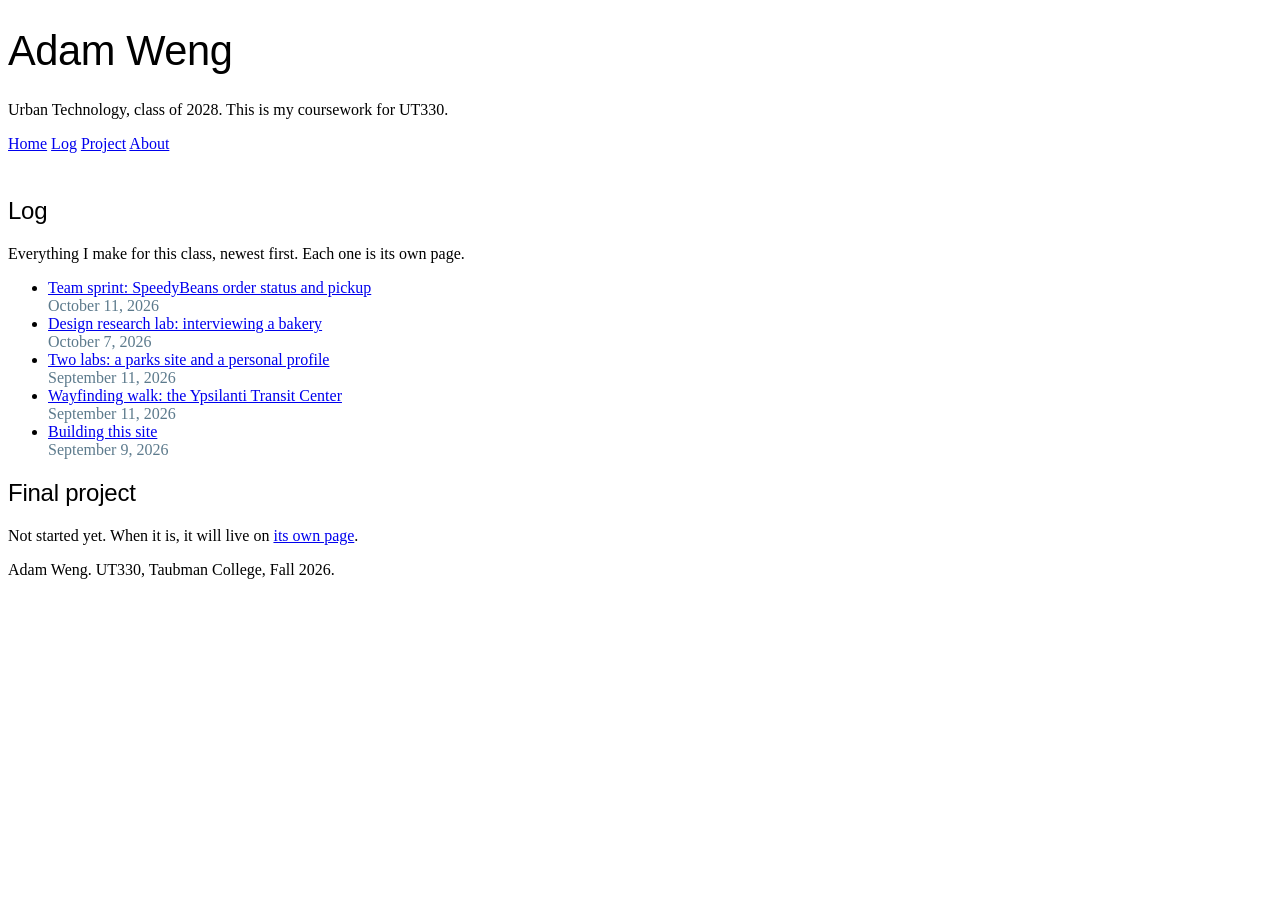
<file: index.html>
<!DOCTYPE html>
<html lang="en">
<head>
<meta charset="utf-8">
<meta name="viewport" content="width=device-width, initial-scale=1">
<title>Adam Weng — UT330</title>
<meta name="description" content="Coursework for UT330 Interaction Design and Urban Experiences, Taubman College, Fall 2026.">

<!-- Two stylesheets. Order matters. simple.css first, then yours. -->
<link rel="stylesheet" href="https://cdn.simplecss.org/simple.min.css">
<link rel="stylesheet" href="css/custom.css">
</head>

<body>

<header>
  <h1>Adam Weng</h1>
  <p>Urban Technology, class of 2028. This is my coursework for UT330.</p>
  <nav>
    <a href="index.html" aria-current="page">Home</a>
    <a href="entries/index.html">Log</a>
    <a href="project.html">Project</a>
    <a href="about.html">About</a>
  </nav>
</header>

<main>

  <h2>Log</h2>
  <p>Everything I make for this class, newest first. Each one is its own page.</p>

  <ul>
    <li>
      <a href="entries/2026-10-11-speedybeans-sprint.html">Team sprint: SpeedyBeans order status and pickup</a><br>
      <time datetime="2026-10-11">October 11, 2026</time>
    </li>
    <li>
      <a href="entries/2026-10-07-bakery-interview-lab.html">Design research lab: interviewing a bakery</a><br>
      <time datetime="2026-10-07">October 7, 2026</time>
    </li>
    <li>
      <a href="entries/2026-09-11-parks-and-profile-labs.html">Two labs: a parks site and a personal profile</a><br>
      <time datetime="2026-09-11">September 11, 2026</time>
    </li>
    <li>
      <a href="entries/2026-09-11-wayfinding-walk.html">Wayfinding walk: the Ypsilanti Transit Center</a><br>
      <time datetime="2026-09-11">September 11, 2026</time>
    </li>
    <li>
      <a href="entries/2026-09-09-first-site.html">Building this site</a><br>
      <time datetime="2026-09-09">September 9, 2026</time>
    </li>
  </ul>


  <h2>Final project</h2>
  <p>
    Not started yet. When it is, it will live on
    <a href="project.html">its own page</a>.
  </p>

</main>

<footer>
  <p>Adam Weng. UT330, Taubman College, Fall 2026.</p>
</footer>

</body>
</html>
</file>
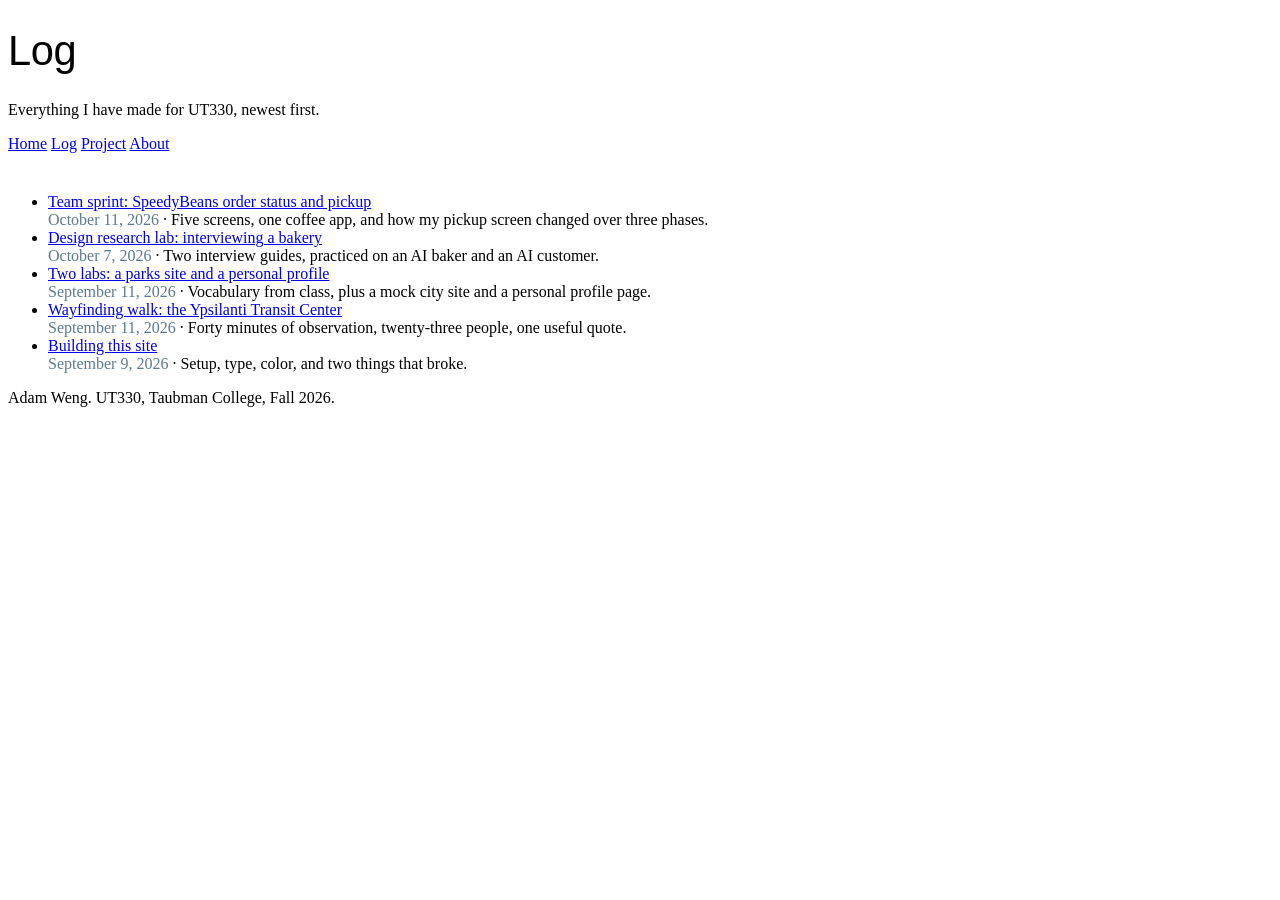
<file: entries/index.html>
<!DOCTYPE html>
<html lang="en">
<head>
<meta charset="utf-8">
<meta name="viewport" content="width=device-width, initial-scale=1">
<title>Log — Adam Weng</title>
<link rel="stylesheet" href="https://cdn.simplecss.org/simple.min.css">
<link rel="stylesheet" href="../css/custom.css">
</head>

<body>

<header>
  <h1>Log</h1>
  <p>Everything I have made for UT330, newest first.</p>
  <nav>
    <a href="../index.html">Home</a>
    <a href="index.html" aria-current="page">Log</a>
    <a href="../project.html">Project</a>
    <a href="../about.html">About</a>
  </nav>
</header>

<main>

  <!-- =====================================================
       ADDING A NEW ENTRY, every time:

       1. duplicate _TEMPLATE.html
       2. rename it  YYYY-MM-DD-short-title.html
       3. write it
       4. add a link to it at the TOP of the list below
       5. add a link on the home page too
       ===================================================== -->

  <ul>
    <li>
      <a href="2026-10-11-speedybeans-sprint.html">Team sprint: SpeedyBeans order status and pickup</a><br>
      <time datetime="2026-10-11">October 11, 2026</time> ·
      Five screens, one coffee app, and how my pickup screen changed over three phases.
    </li>

    <li>
      <a href="2026-10-07-bakery-interview-lab.html">Design research lab: interviewing a bakery</a><br>
      <time datetime="2026-10-07">October 7, 2026</time> ·
      Two interview guides, practiced on an AI baker and an AI customer.
    </li>

    <li>
      <a href="2026-09-11-parks-and-profile-labs.html">Two labs: a parks site and a personal profile</a><br>
      <time datetime="2026-09-11">September 11, 2026</time> ·
      Vocabulary from class, plus a mock city site and a personal profile page.
    </li>

    <li>
      <a href="2026-09-11-wayfinding-walk.html">Wayfinding walk: the Ypsilanti Transit Center</a><br>
      <time datetime="2026-09-11">September 11, 2026</time> ·
      Forty minutes of observation, twenty-three people, one useful quote.
    </li>

    <li>
      <a href="2026-09-09-first-site.html">Building this site</a><br>
      <time datetime="2026-09-09">September 9, 2026</time> ·
      Setup, type, color, and two things that broke.
    </li>
  </ul>

</main>

<footer>
  <p>Adam Weng. UT330, Taubman College, Fall 2026.</p>
</footer>

</body>
</html>
</file>
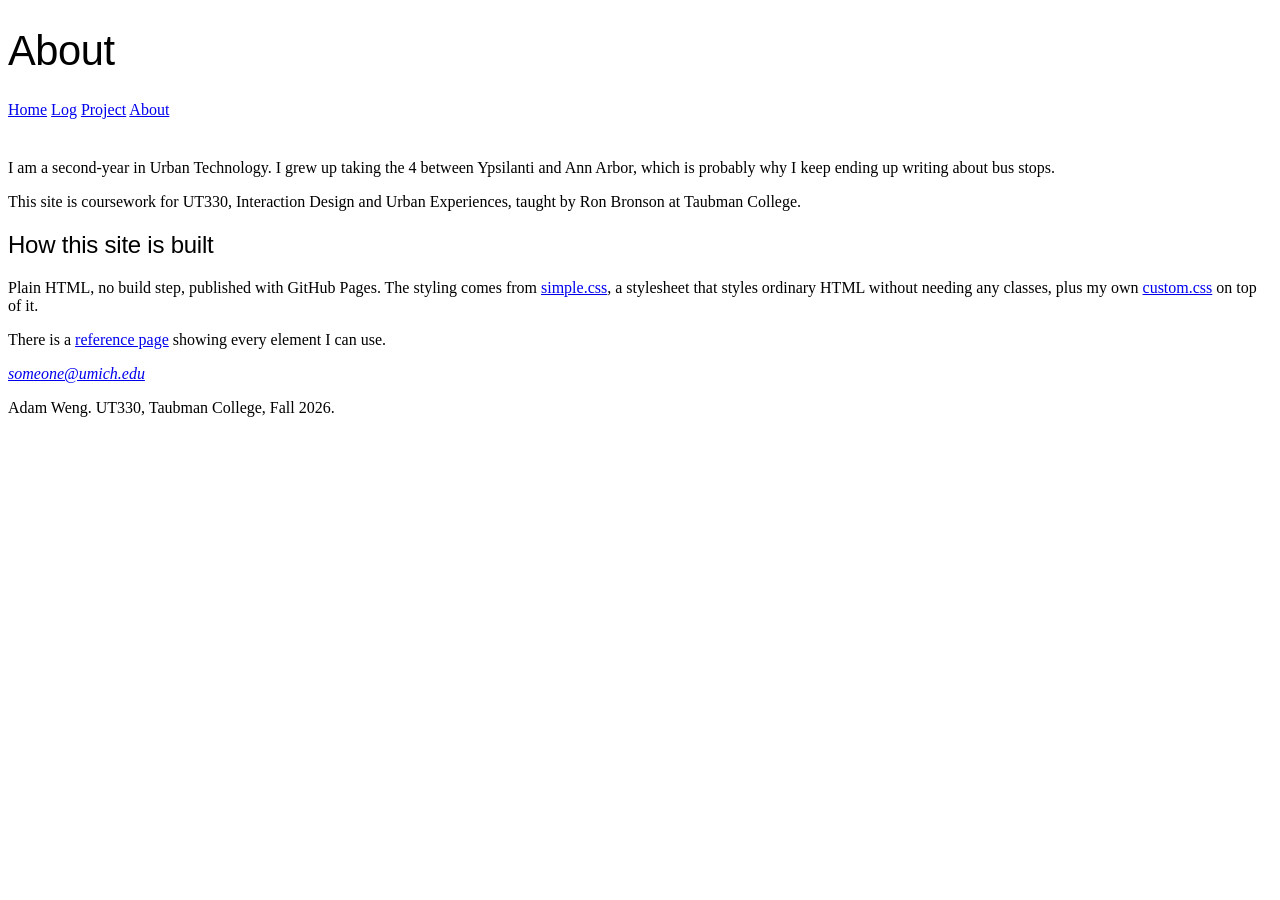
<file: about.html>
<!DOCTYPE html>
<html lang="en">
<head>
<meta charset="utf-8">
<meta name="viewport" content="width=device-width, initial-scale=1">
<title>About — Adam Weng</title>
<meta name="description" content="About Adam Weng and this site.">
<link rel="stylesheet" href="https://cdn.simplecss.org/simple.min.css">
<link rel="stylesheet" href="css/custom.css">
</head>

<body>

<header>
  <h1>About</h1>
  <nav>
    <a href="index.html">Home</a>
    <a href="entries/index.html">Log</a>
    <a href="project.html">Project</a>
    <a href="about.html" aria-current="page">About</a>
  </nav>
</header>

<main>

  <p>
    I am a second-year in Urban Technology. I grew up taking the 4 between
    Ypsilanti and Ann Arbor, which is probably why I keep ending up writing
    about bus stops.
  </p>

  <p>
    This site is coursework for UT330, Interaction Design and Urban Experiences,
    taught by Ron Bronson at Taubman College.
  </p>

  <h2>How this site is built</h2>

  <p>
    Plain HTML, no build step, published with GitHub Pages. The styling comes
    from <a href="https://simplecss.org">simple.css</a>, a stylesheet that
    styles ordinary HTML without needing any classes, plus my own
    <a href="css/custom.css">custom.css</a> on top of it.
  </p>

  <p>
    There is a <a href="kitchen-sink.html">reference page</a> showing every
    element I can use.
  </p>

  <address>
    <a href="mailto:someone@umich.edu">someone@umich.edu</a>
  </address>

</main>

<footer>
  <p>Adam Weng. UT330, Taubman College, Fall 2026.</p>
</footer>

</body>
</html>
</file>
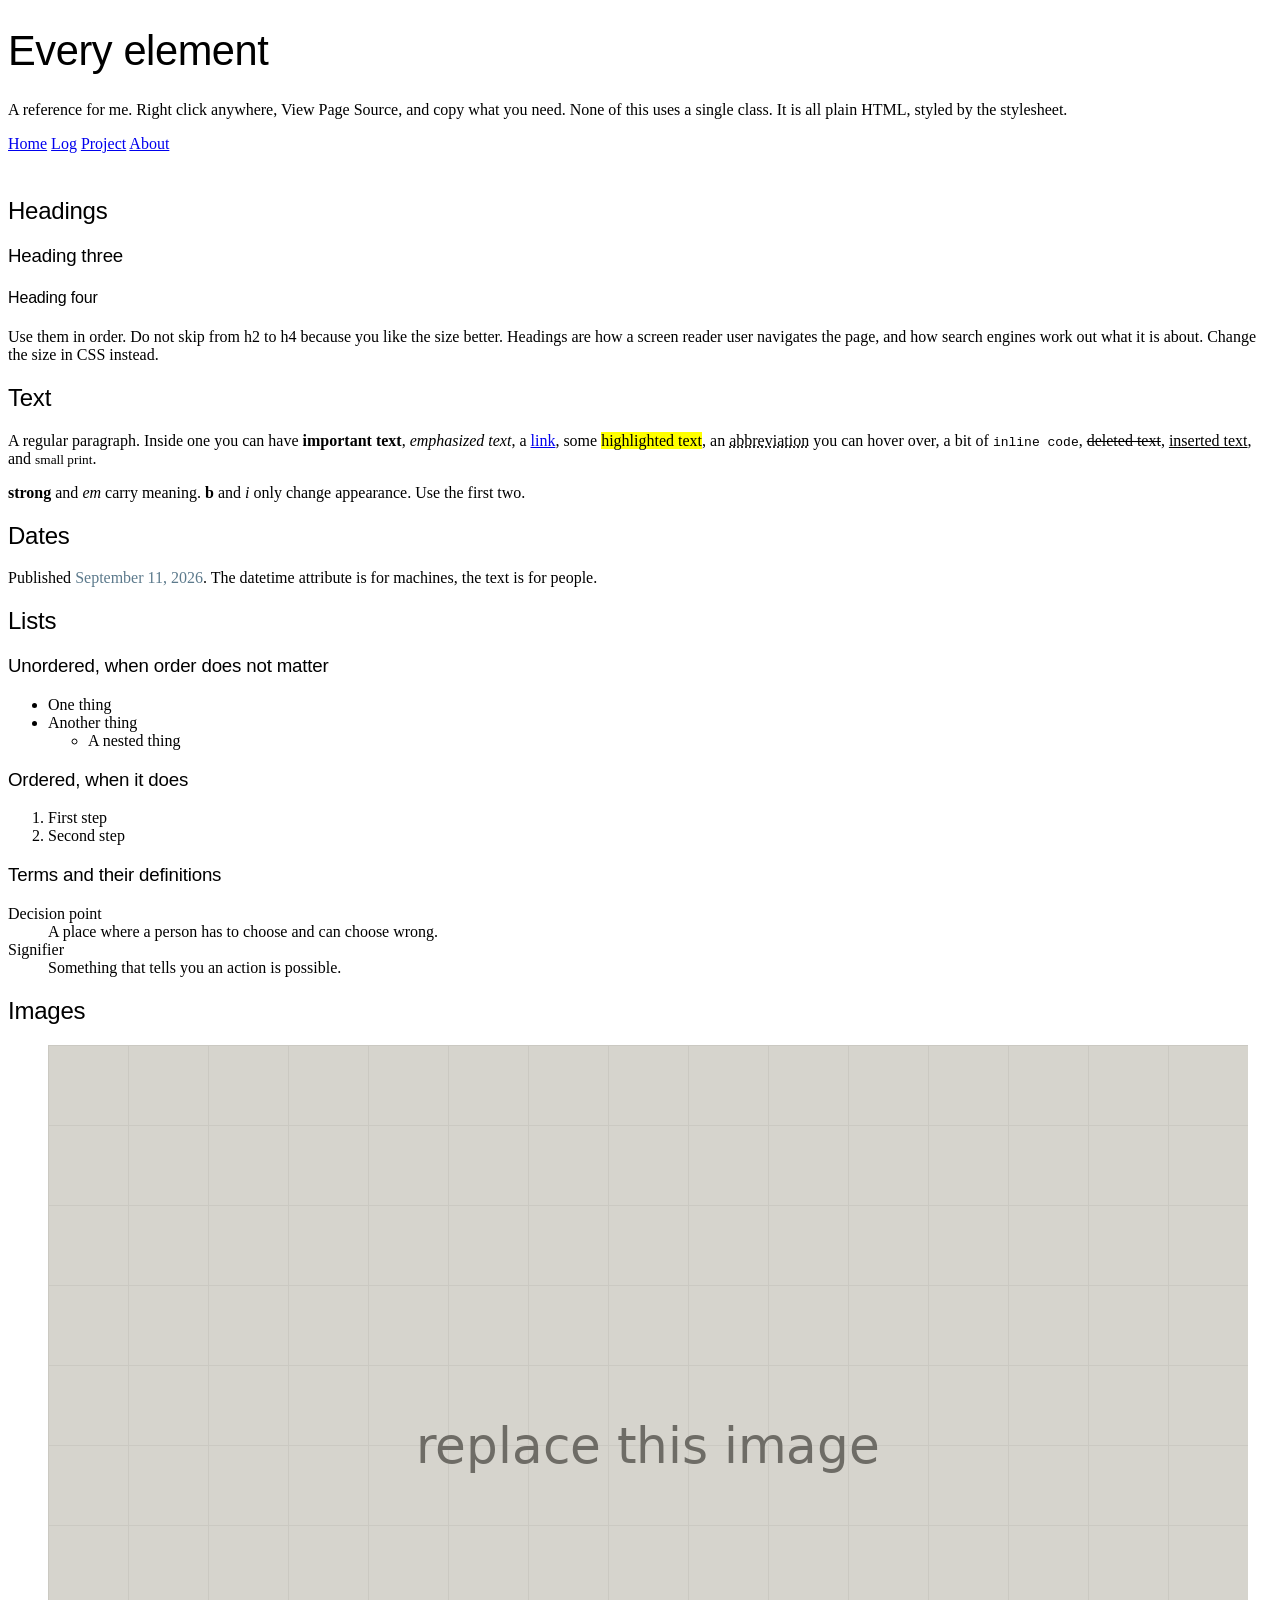
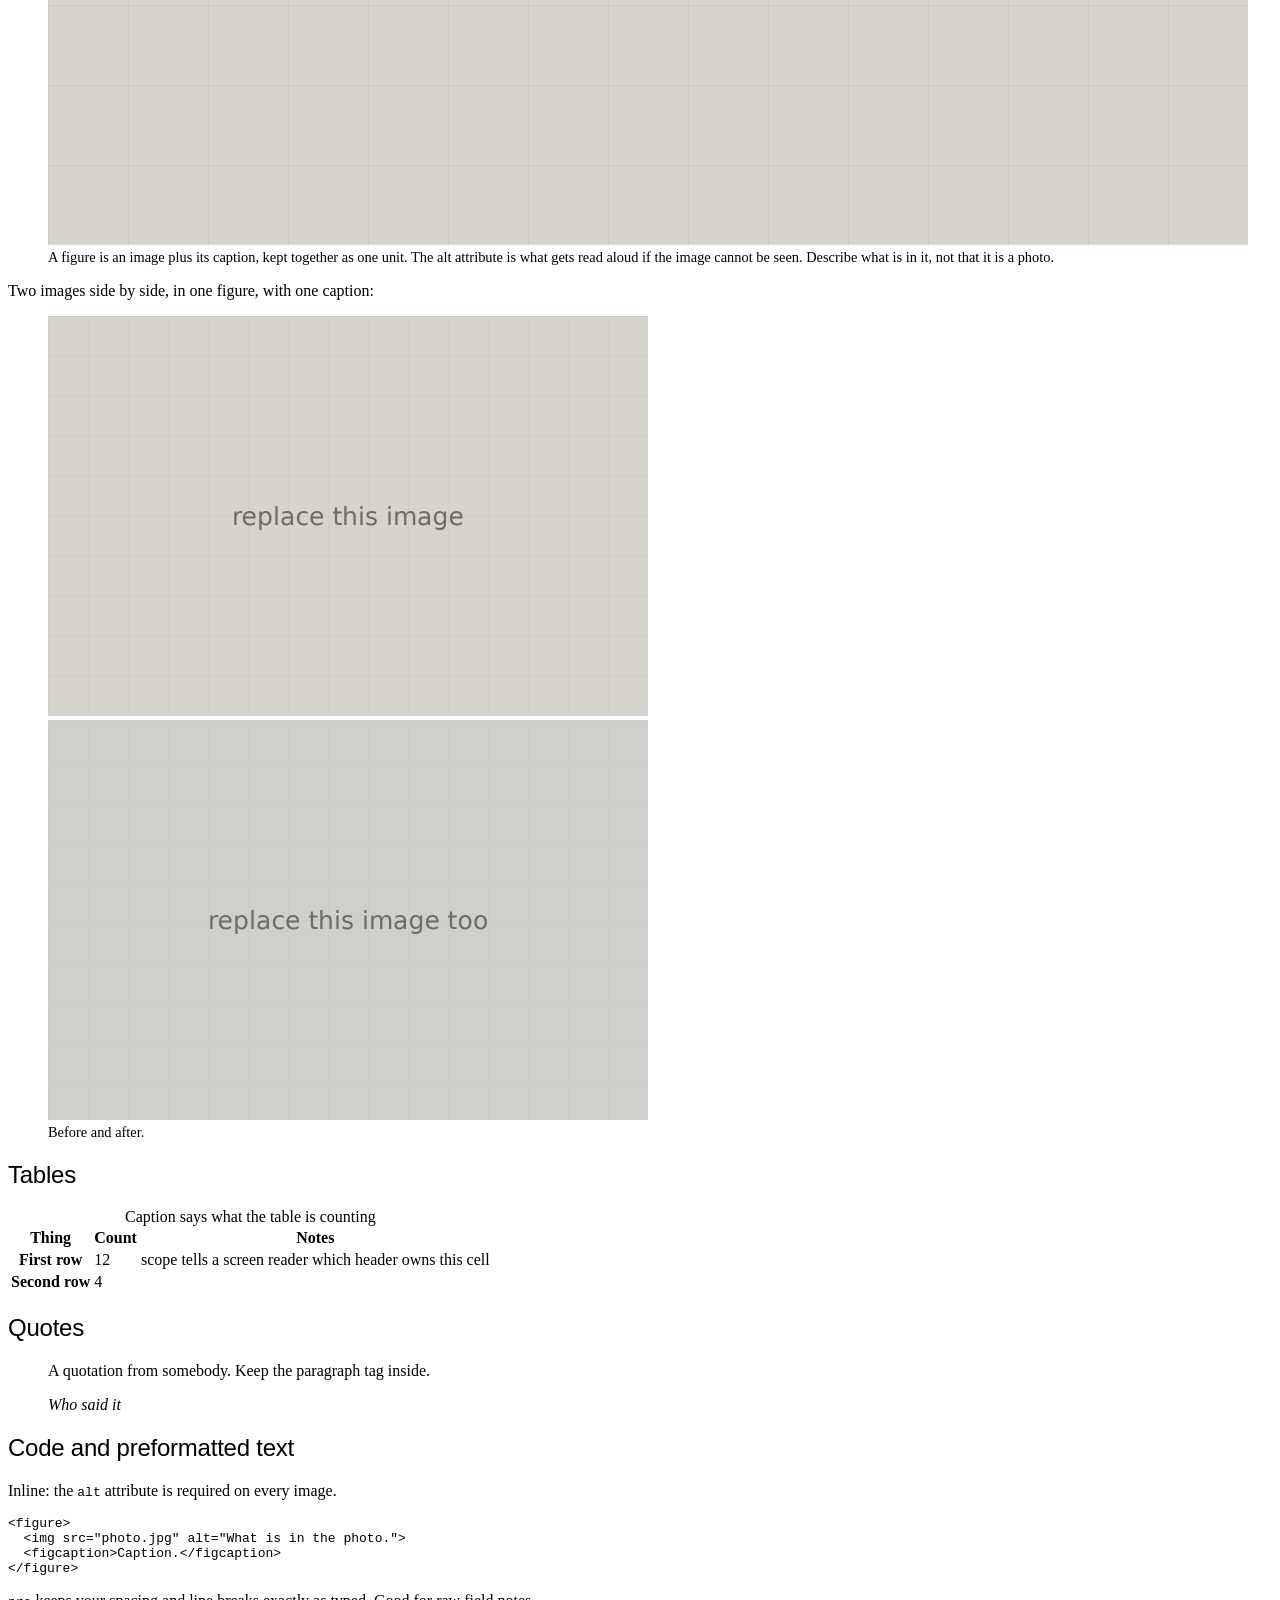
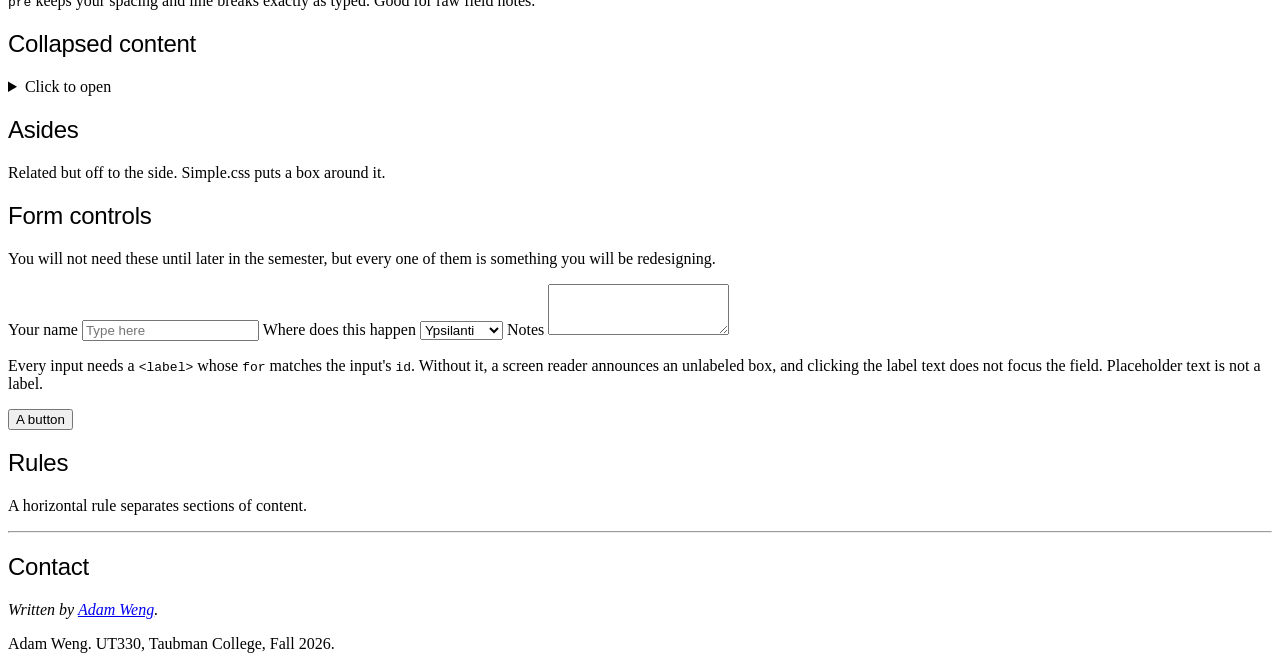
<file: kitchen-sink.html>
<!DOCTYPE html>
<html lang="en">
<head>
<meta charset="utf-8">
<meta name="viewport" content="width=device-width, initial-scale=1">
<title>Every element — Adam Weng</title>
<meta name="description" content="A reference page showing every HTML element this site can use.">
<link rel="stylesheet" href="https://cdn.simplecss.org/simple.min.css">
<link rel="stylesheet" href="css/custom.css">
</head>

<body>

<header>
  <h1>Every element</h1>
  <p>
    A reference for me. Right click anywhere, View Page Source, and copy what
    you need. None of this uses a single class. It is all plain HTML, styled by
    the stylesheet.
  </p>
  <nav>
    <a href="index.html">Home</a>
    <a href="entries/index.html">Log</a>
    <a href="project.html">Project</a>
    <a href="about.html">About</a>
  </nav>
</header>

<main>

<h2>Headings</h2>
<h3>Heading three</h3>
<h4>Heading four</h4>
<p>
  Use them in order. Do not skip from h2 to h4 because you like the size
  better. Headings are how a screen reader user navigates the page, and how
  search engines work out what it is about. Change the size in CSS instead.
</p>


<h2>Text</h2>
<p>
  A regular paragraph. Inside one you can have <strong>important text</strong>,
  <em>emphasized text</em>, a <a href="#">link</a>, some
  <mark>highlighted text</mark>, an <abbr title="Ypsilanti Community Utilities
  Authority">abbreviation</abbr> you can hover over, a bit of
  <code>inline code</code>, <del>deleted text</del>, <ins>inserted text</ins>,
  and <small>small print</small>.
</p>

<p>
  <strong>strong</strong> and <em>em</em> carry meaning. <b>b</b> and <i>i</i>
  only change appearance. Use the first two.
</p>


<h2>Dates</h2>
<p>
  Published <time datetime="2026-09-11">September 11, 2026</time>.
  The datetime attribute is for machines, the text is for people.
</p>


<h2>Lists</h2>

<h3>Unordered, when order does not matter</h3>
<ul>
  <li>One thing</li>
  <li>Another thing
    <ul>
      <li>A nested thing</li>
    </ul>
  </li>
</ul>

<h3>Ordered, when it does</h3>
<ol>
  <li>First step</li>
  <li>Second step</li>
</ol>

<h3>Terms and their definitions</h3>
<dl>
  <dt>Decision point</dt>
  <dd>A place where a person has to choose and can choose wrong.</dd>

  <dt>Signifier</dt>
  <dd>Something that tells you an action is possible.</dd>
</dl>


<h2>Images</h2>

<figure>
  <img src="images/placeholder.png"
       width="1200" height="800"
       alt="A gray placeholder rectangle.">
  <figcaption>
    A figure is an image plus its caption, kept together as one unit. The alt
    attribute is what gets read aloud if the image cannot be seen. Describe what
    is in it, not that it is a photo.
  </figcaption>
</figure>

<p>
  Two images side by side, in one figure, with one caption:
</p>

<figure>
  <img src="images/placeholder.png" width="600" height="400" alt="Before.">
  <img src="images/placeholder-2.png" width="600" height="400" alt="After.">
  <figcaption>Before and after.</figcaption>
</figure>


<h2>Tables</h2>

<table>
  <caption>Caption says what the table is counting</caption>
  <thead>
    <tr>
      <th scope="col">Thing</th>
      <th scope="col">Count</th>
      <th scope="col">Notes</th>
    </tr>
  </thead>
  <tbody>
    <tr>
      <th scope="row">First row</th>
      <td>12</td>
      <td>scope tells a screen reader which header owns this cell</td>
    </tr>
    <tr>
      <th scope="row">Second row</th>
      <td>4</td>
      <td></td>
    </tr>
  </tbody>
</table>


<h2>Quotes</h2>

<blockquote>
  <p>A quotation from somebody. Keep the paragraph tag inside.</p>
  <cite>Who said it</cite>
</blockquote>


<h2>Code and preformatted text</h2>

<p>Inline: the <code>alt</code> attribute is required on every image.</p>

<pre><code>&lt;figure&gt;
  &lt;img src="photo.jpg" alt="What is in the photo."&gt;
  &lt;figcaption&gt;Caption.&lt;/figcaption&gt;
&lt;/figure&gt;</code></pre>

<p>
  <code>pre</code> keeps your spacing and line breaks exactly as typed. Good for
  raw field notes.
</p>


<h2>Collapsed content</h2>

<details>
  <summary>Click to open</summary>
  <p>
    Hidden until someone asks for it. No JavaScript. Useful for long notes,
    transcripts, or anything that would otherwise bury the page.
  </p>
</details>


<h2>Asides</h2>

<aside>
  <p>Related but off to the side. Simple.css puts a box around it.</p>
</aside>


<h2>Form controls</h2>

<p>
  You will not need these until later in the semester, but every one of them is
  something you will be redesigning.
</p>

<label for="name">Your name</label>
<input type="text" id="name" name="name" placeholder="Type here">

<label for="where">Where does this happen</label>
<select id="where" name="where">
  <option>Ypsilanti</option>
  <option>Ann Arbor</option>
  <option>Detroit</option>
</select>

<label for="notes">Notes</label>
<textarea id="notes" name="notes" rows="3"></textarea>

<p>
  Every input needs a <code>&lt;label&gt;</code> whose <code>for</code> matches
  the input's <code>id</code>. Without it, a screen reader announces an unlabeled
  box, and clicking the label text does not focus the field. Placeholder text is
  not a label.
</p>

<button>A button</button>


<h2>Rules</h2>
<p>A horizontal rule separates sections of content.</p>
<hr>


<h2>Contact</h2>
<address>
  Written by <a href="mailto:someone@umich.edu">Adam Weng</a>.
</address>

</main>

<footer>
  <p>Adam Weng. UT330, Taubman College, Fall 2026.</p>
</footer>

</body>
</html>
</file>
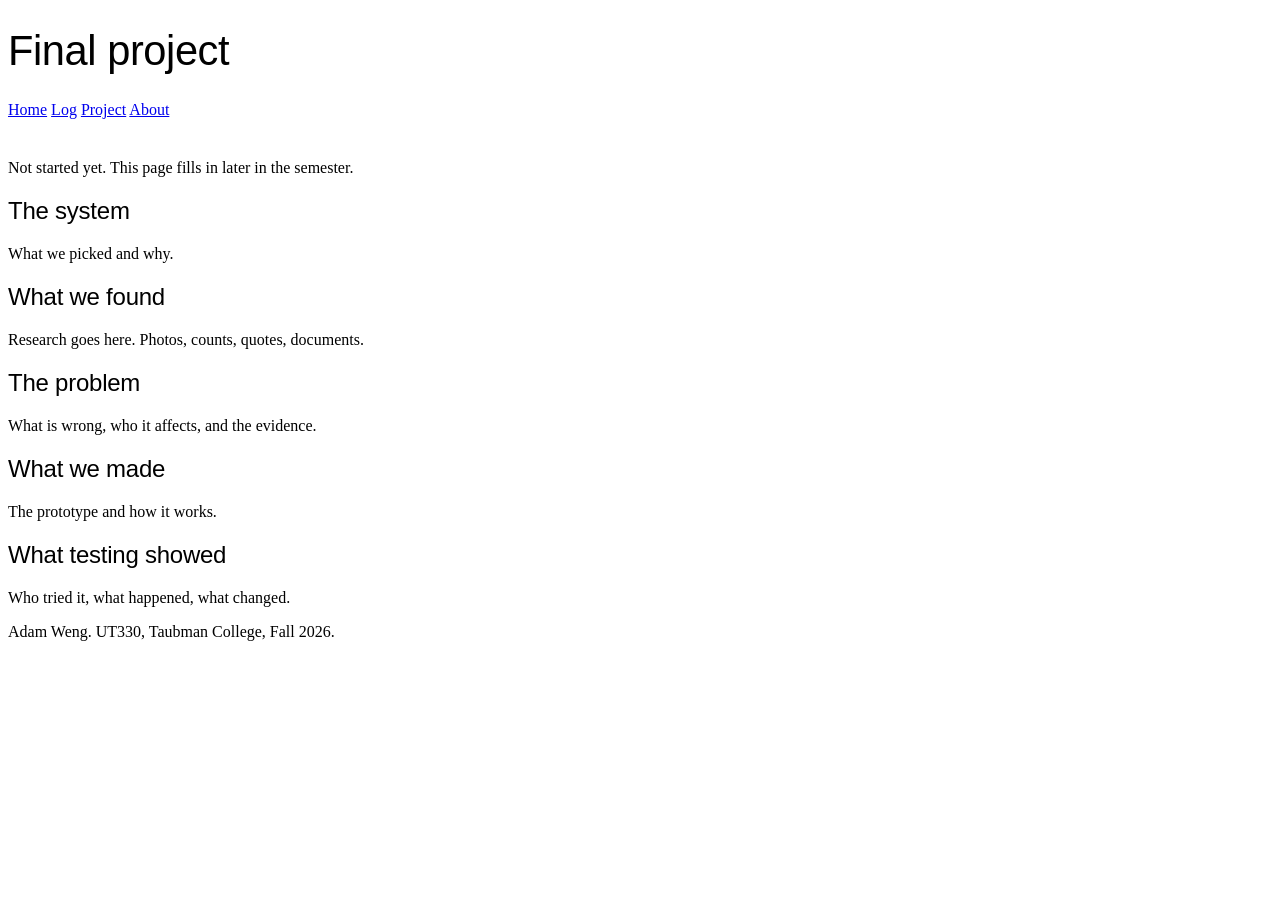
<file: project.html>
<!DOCTYPE html>
<html lang="en">
<head>
<meta charset="utf-8">
<meta name="viewport" content="width=device-width, initial-scale=1">
<title>Final project — Adam Weng</title>
<meta name="description" content="Final project for UT330.">
<link rel="stylesheet" href="https://cdn.simplecss.org/simple.min.css">
<link rel="stylesheet" href="css/custom.css">
</head>

<body>

<header>
  <h1>Final project</h1>
  <nav>
    <a href="index.html">Home</a>
    <a href="entries/index.html">Log</a>
    <a href="project.html" aria-current="page">Project</a>
    <a href="about.html">About</a>
  </nav>
</header>

<main>

  <p>Not started yet. This page fills in later in the semester.</p>

  <h2>The system</h2>
  <p>What we picked and why.</p>

  <h2>What we found</h2>
  <p>Research goes here. Photos, counts, quotes, documents.</p>

  <h2>The problem</h2>
  <p>What is wrong, who it affects, and the evidence.</p>

  <h2>What we made</h2>
  <p>The prototype and how it works.</p>

  <h2>What testing showed</h2>
  <p>Who tried it, what happened, what changed.</p>

</main>

<footer>
  <p>Adam Weng. UT330, Taubman College, Fall 2026.</p>
</footer>

</body>
</html>
</file>
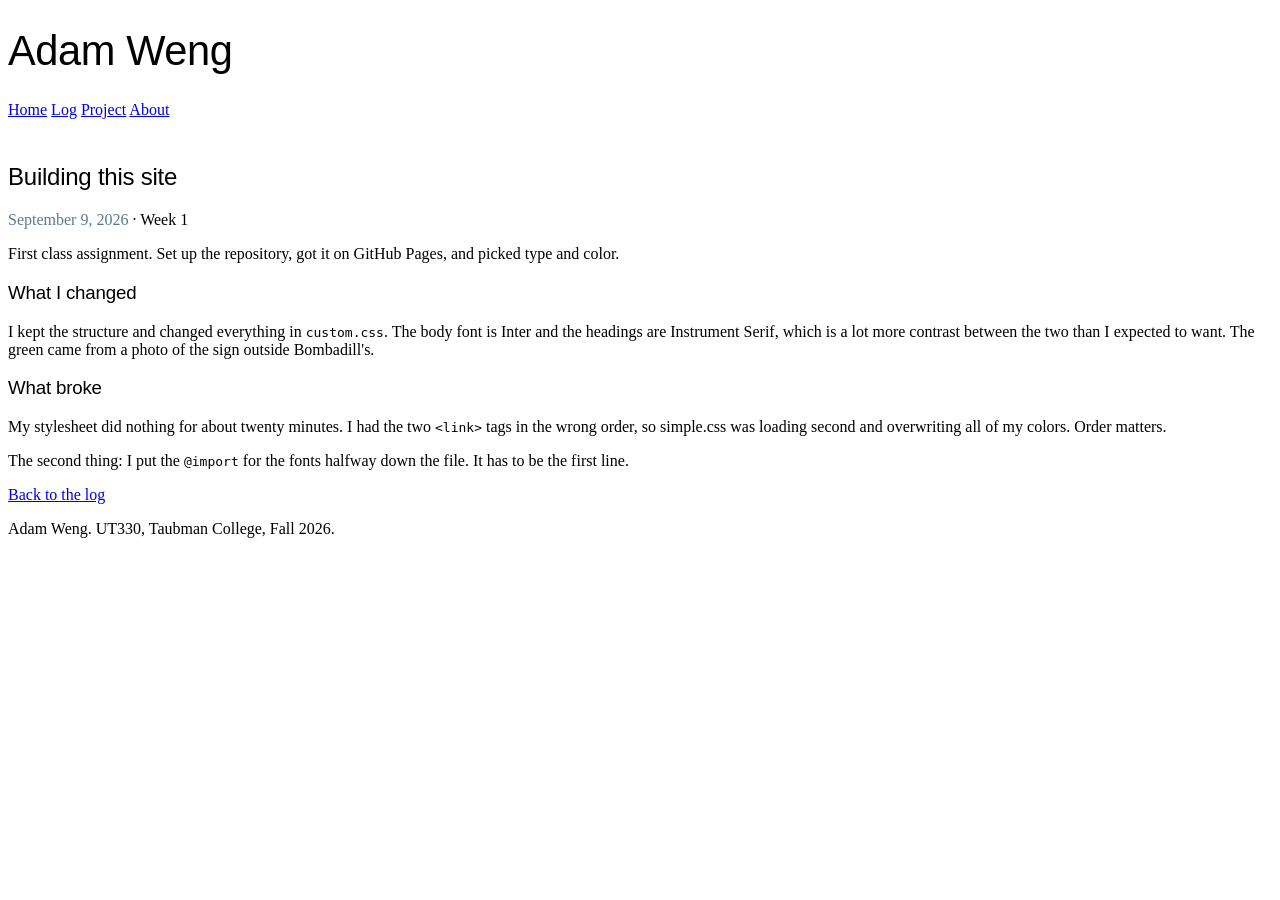
<file: entries/2026-09-09-first-site.html>
<!DOCTYPE html>
<html lang="en">
<head>
<meta charset="utf-8">
<meta name="viewport" content="width=device-width, initial-scale=1">
<title>Building this site — Adam Weng</title>
<meta name="description" content="Notes on setting up the semester site.">
<link rel="stylesheet" href="https://cdn.simplecss.org/simple.min.css">
<link rel="stylesheet" href="../css/custom.css">
</head>

<body>

<header>
  <h1>Adam Weng</h1>
  <nav>
    <a href="../index.html">Home</a>
    <a href="index.html" aria-current="page">Log</a>
    <a href="../project.html">Project</a>
    <a href="../about.html">About</a>
  </nav>
</header>

<main>

<article>

  <h2>Building this site</h2>
  <p><time datetime="2026-09-09">September 9, 2026</time> · Week 1</p>

  <p>
    First class assignment. Set up the repository, got it on GitHub Pages, and
    picked type and color.
  </p>

  <h3>What I changed</h3>

  <p>
    I kept the structure and changed everything in <code>custom.css</code>. The
    body font is Inter and the headings are Instrument Serif, which is a lot
    more contrast between the two than I expected to want. The green came from
    a photo of the sign outside Bombadill's.
  </p>

  <h3>What broke</h3>

  <p>
    My stylesheet did nothing for about twenty minutes. I had the two
    <code>&lt;link&gt;</code> tags in the wrong order, so simple.css was
    loading second and overwriting all of my colors. Order matters.
  </p>

  <p>
    The second thing: I put the <code>@import</code> for the fonts halfway down
    the file. It has to be the first line.
  </p>

  <p><a href="index.html">Back to the log</a></p>

</article>

</main>

<footer>
  <p>Adam Weng. UT330, Taubman College, Fall 2026.</p>
</footer>

</body>
</html>
</file>
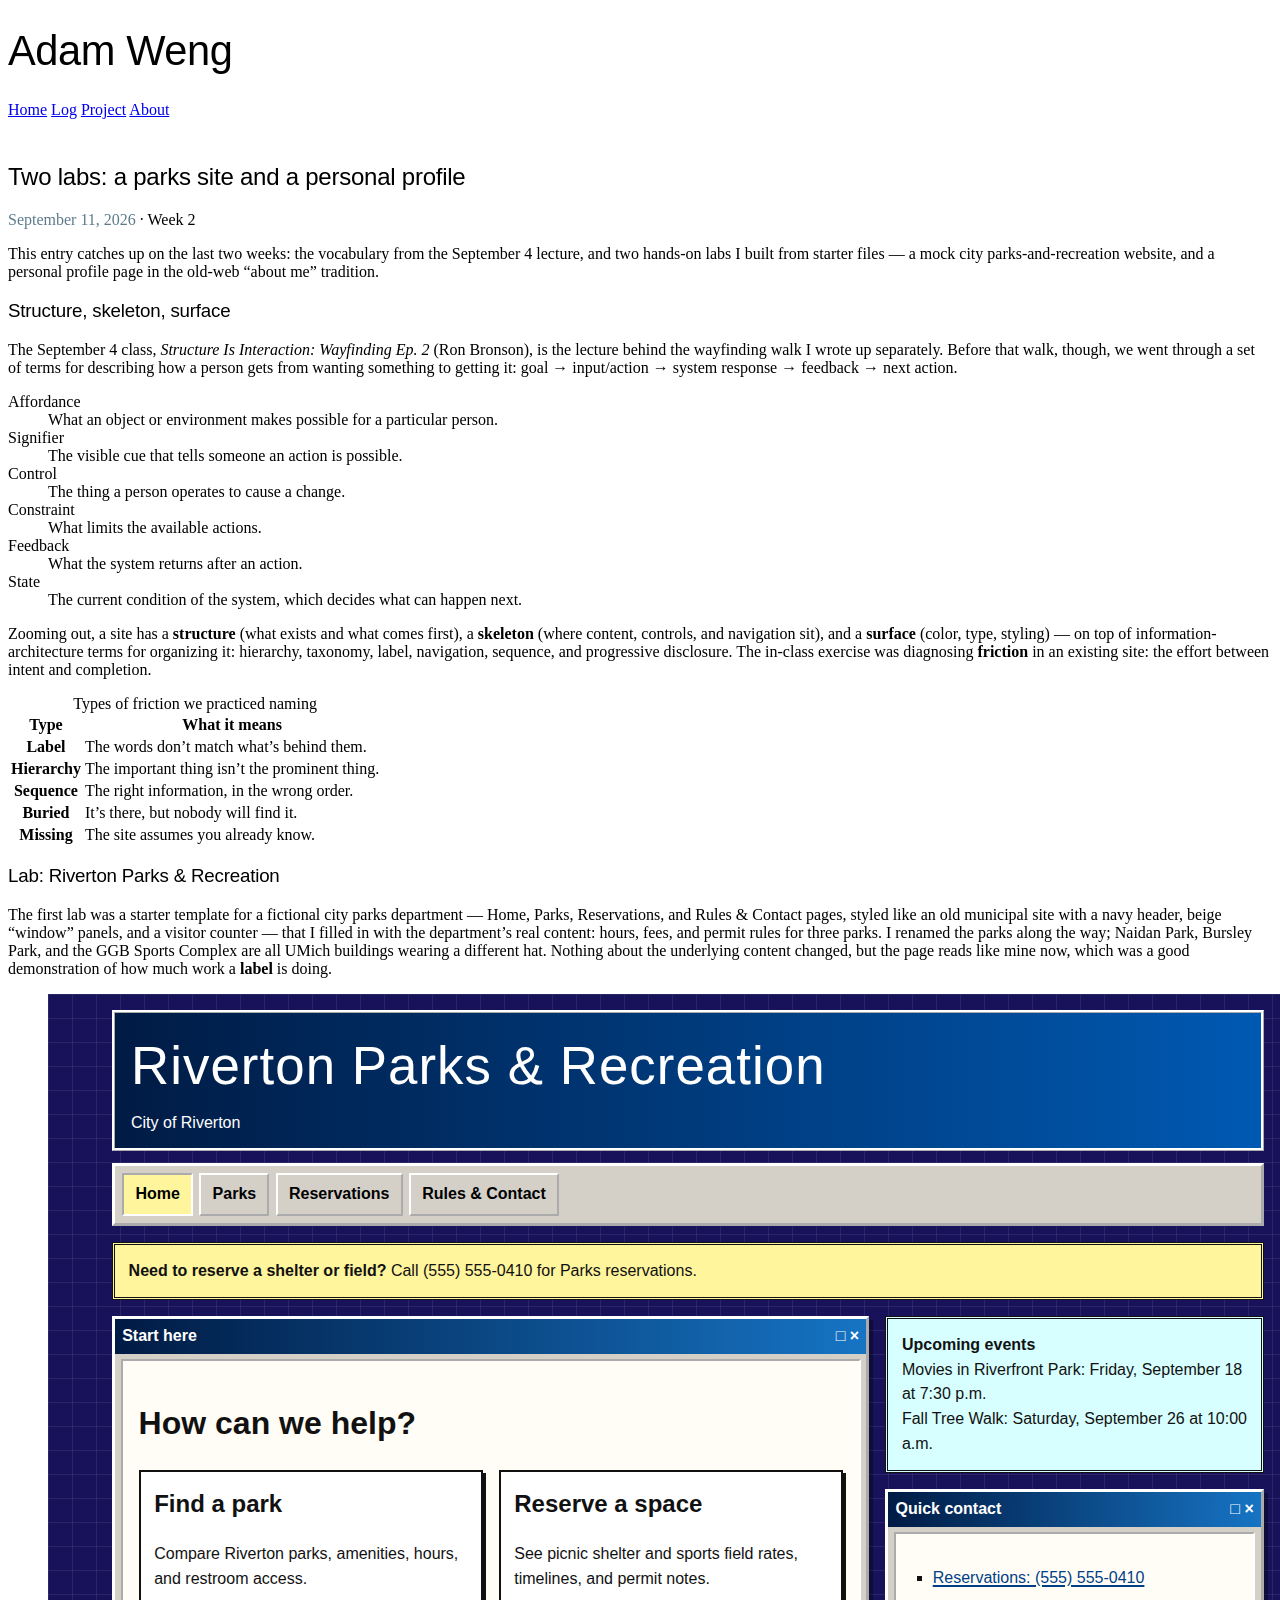
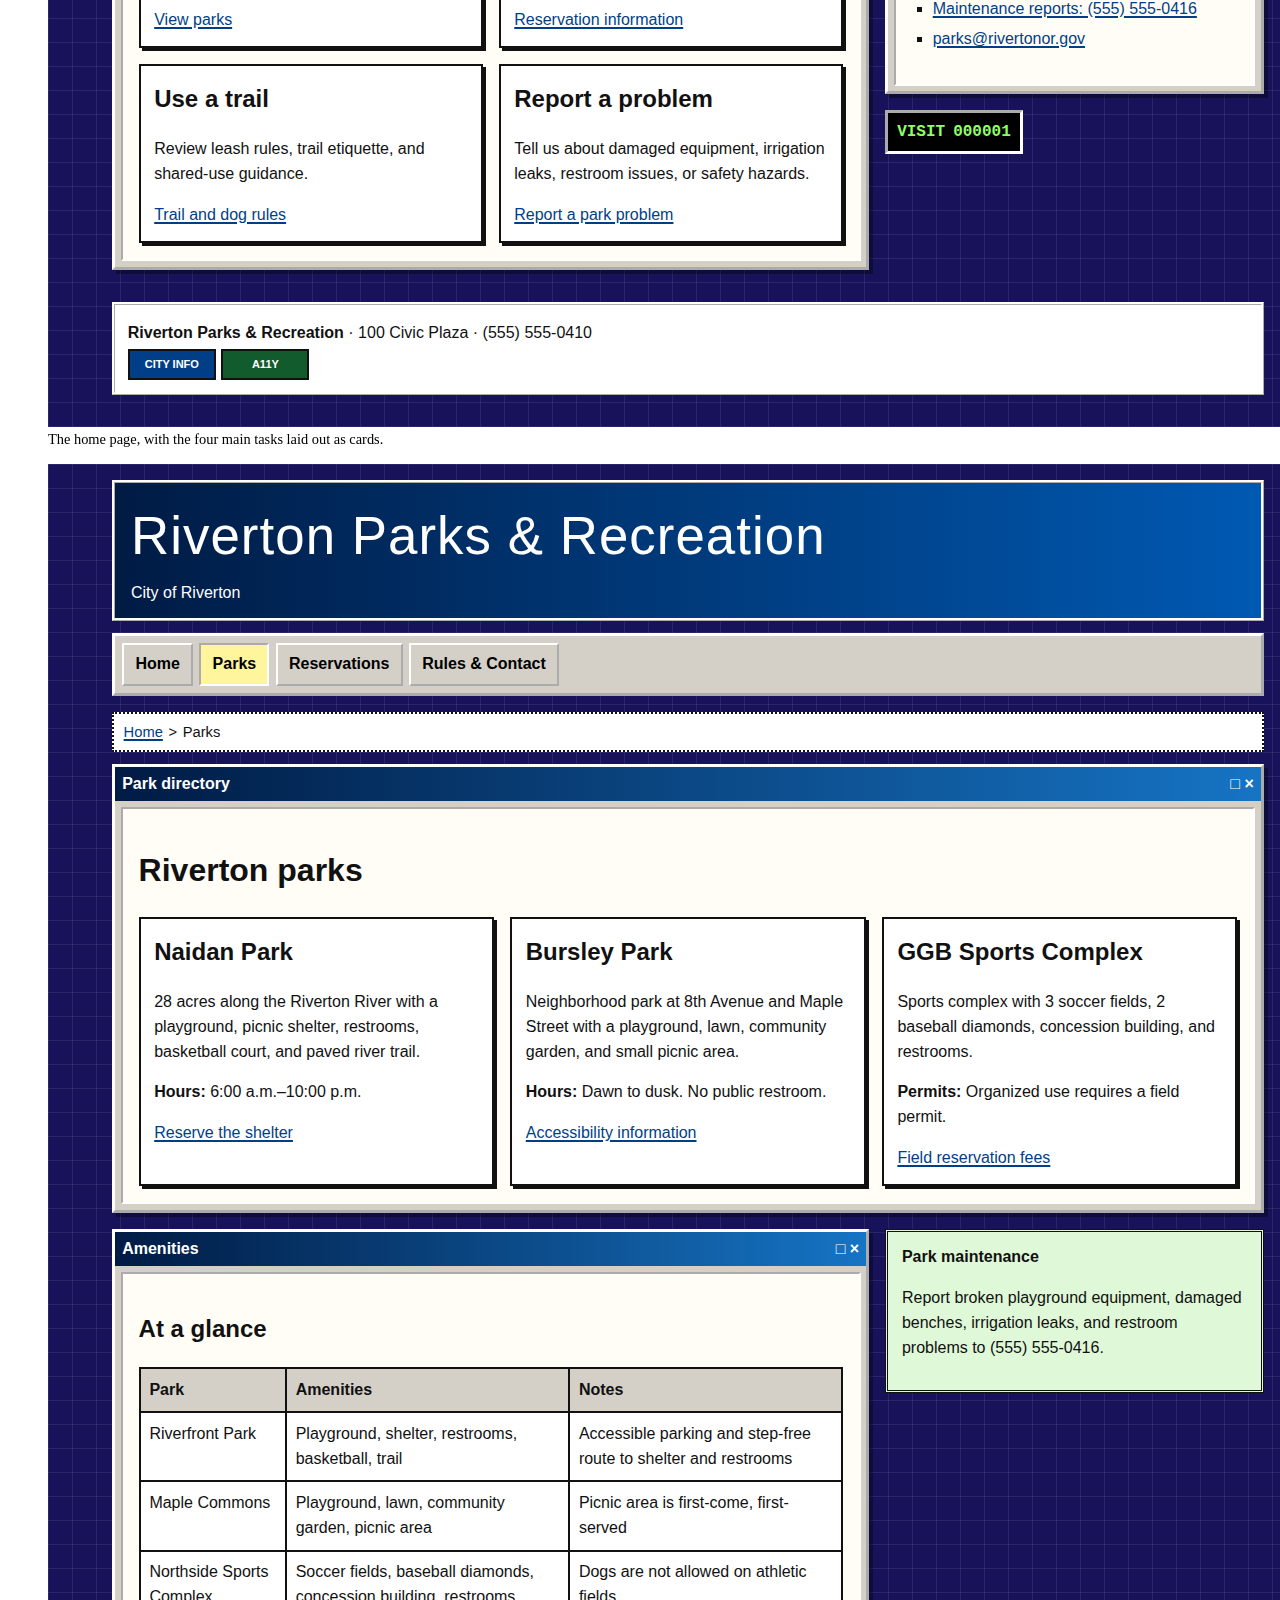
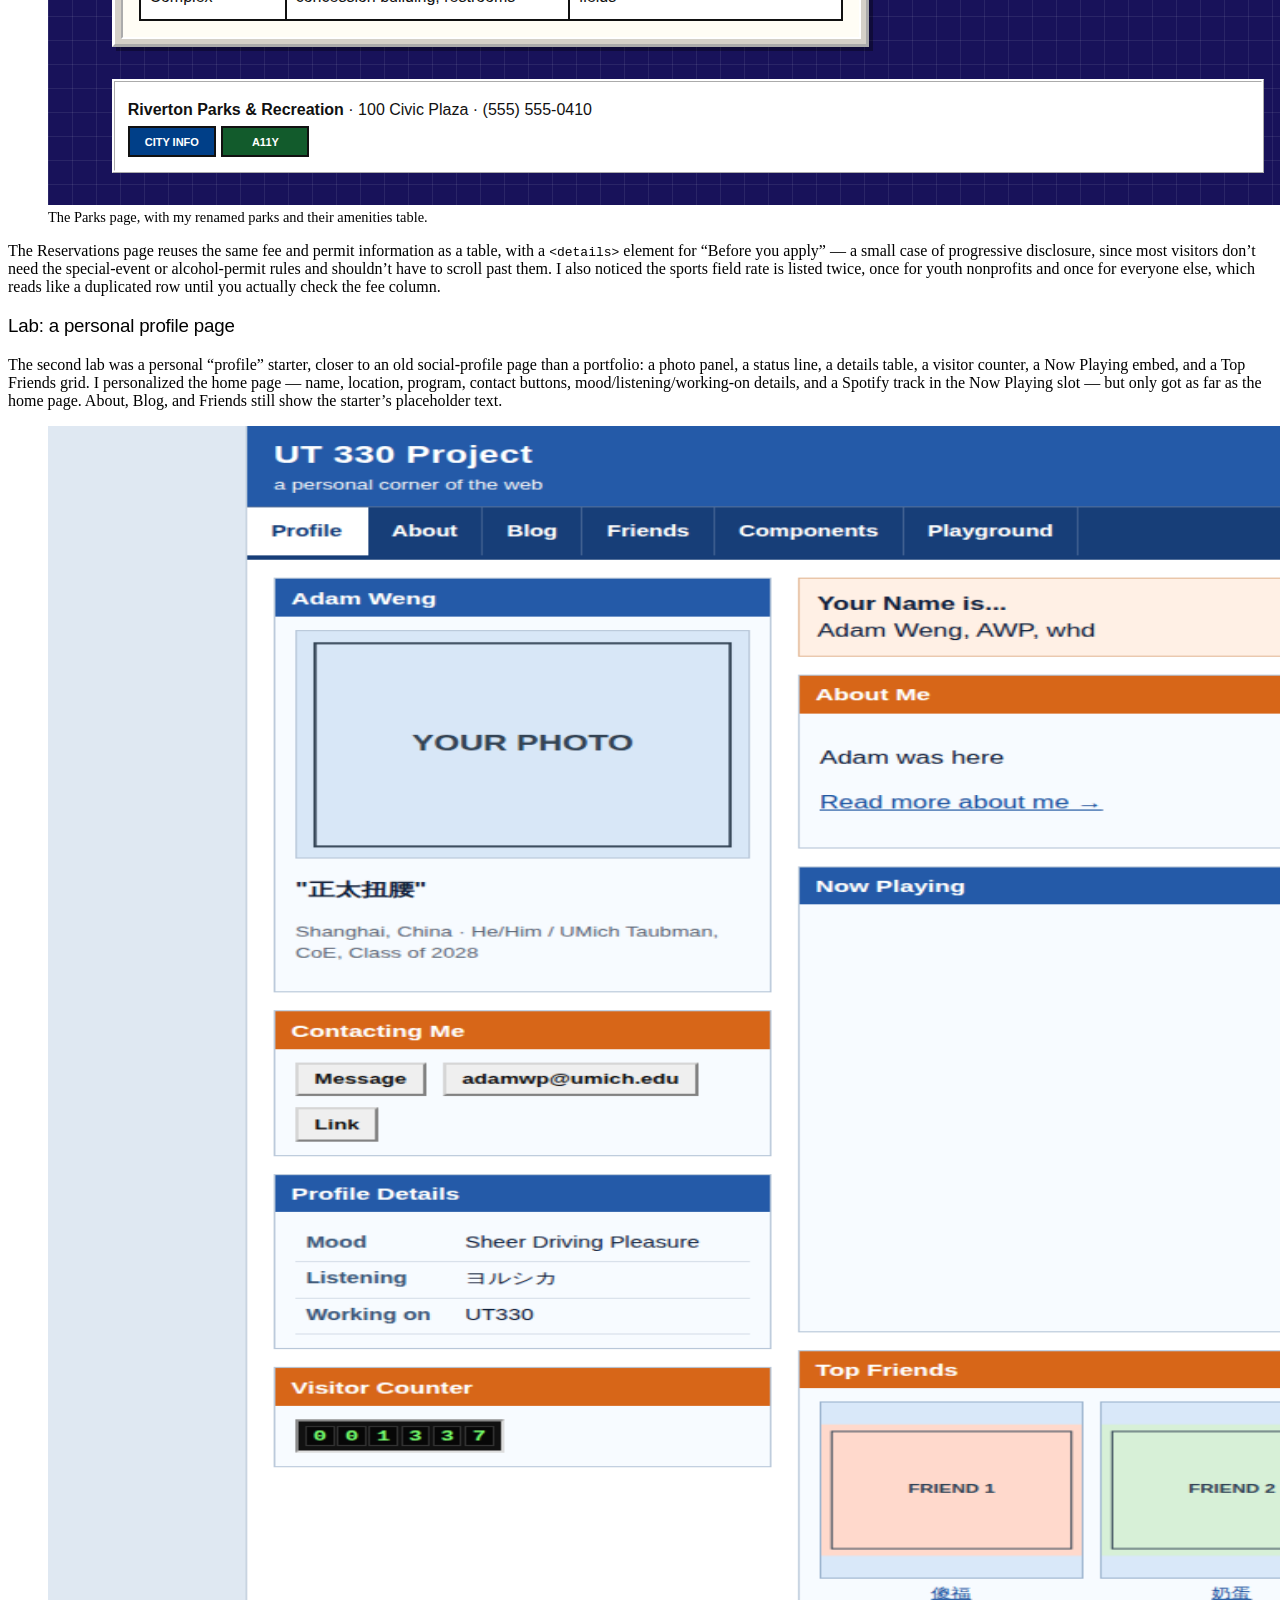
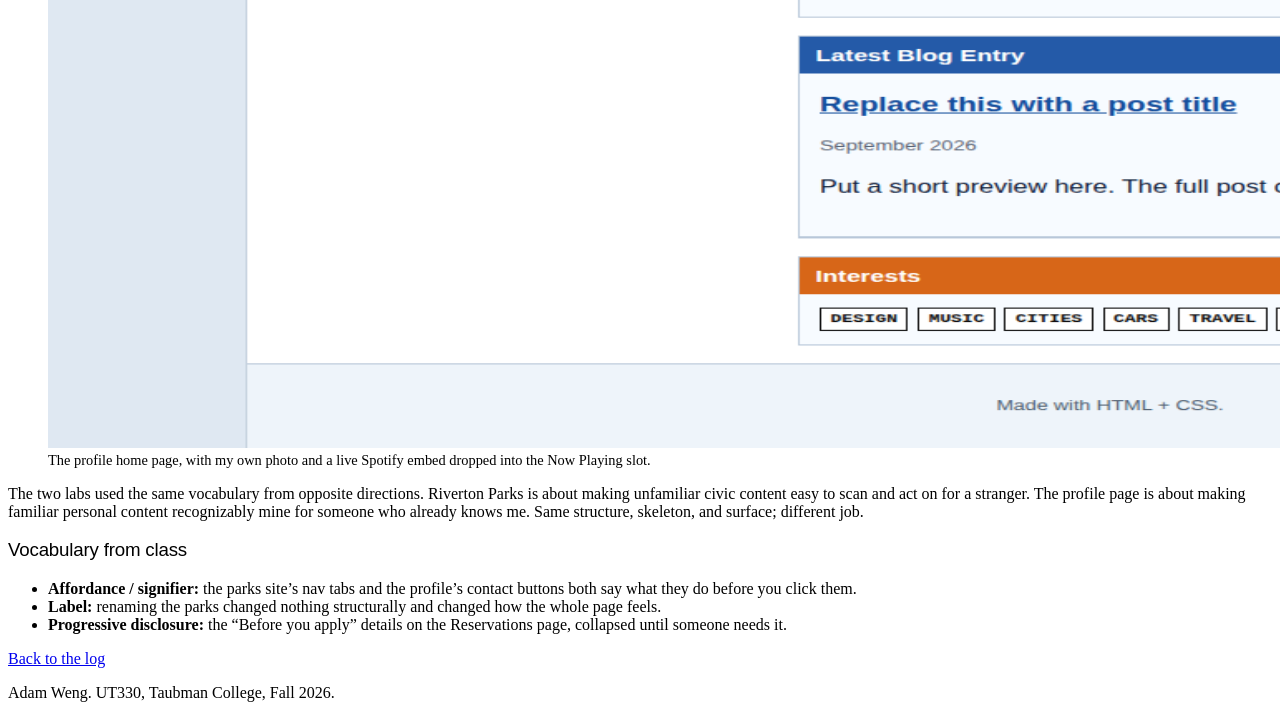
<file: entries/2026-09-11-parks-and-profile-labs.html>
<!DOCTYPE html>
<html lang="en">
<head>
<meta charset="utf-8">
<meta name="viewport" content="width=device-width, initial-scale=1">
<title>Two labs: a parks site and a personal profile — Adam Weng</title>
<meta name="description" content="Catching up two weeks: the September 4 vocabulary lecture, a mock city parks site, and a personal profile page.">

<link rel="stylesheet" href="https://cdn.simplecss.org/simple.min.css">
<link rel="stylesheet" href="../css/custom.css">
</head>

<body>

<header>
  <h1>Adam Weng</h1>
  <nav>
    <a href="../index.html">Home</a>
    <a href="index.html" aria-current="page">Log</a>
    <a href="../project.html">Project</a>
    <a href="../about.html">About</a>
  </nav>
</header>

<main>

<article>

  <h2>Two labs: a parks site and a personal profile</h2>
  <p><time datetime="2026-09-11">September 11, 2026</time> · Week 2</p>

  <p>
    This entry catches up on the last two weeks: the vocabulary from the
    September 4 lecture, and two hands-on labs I built from starter files
    &mdash; a mock city parks-and-recreation website, and a personal profile
    page in the old-web &ldquo;about me&rdquo; tradition.
  </p>


  <h3>Structure, skeleton, surface</h3>

  <p>
    The September 4 class, <cite>Structure Is Interaction: Wayfinding Ep. 2</cite>
    (Ron Bronson), is the lecture behind the wayfinding walk I wrote up
    separately. Before that walk, though, we went through a set of terms for
    describing how a person gets from wanting something to getting it:
    goal &rarr; input/action &rarr; system response &rarr; feedback &rarr; next
    action.
  </p>

  <dl>
    <dt>Affordance</dt>
    <dd>What an object or environment makes possible for a particular person.</dd>

    <dt>Signifier</dt>
    <dd>The visible cue that tells someone an action is possible.</dd>

    <dt>Control</dt>
    <dd>The thing a person operates to cause a change.</dd>

    <dt>Constraint</dt>
    <dd>What limits the available actions.</dd>

    <dt>Feedback</dt>
    <dd>What the system returns after an action.</dd>

    <dt>State</dt>
    <dd>The current condition of the system, which decides what can happen next.</dd>
  </dl>

  <p>
    Zooming out, a site has a <strong>structure</strong> (what exists and what
    comes first), a <strong>skeleton</strong> (where content, controls, and
    navigation sit), and a <strong>surface</strong> (color, type, styling)
    &mdash; on top of information-architecture terms for organizing it:
    hierarchy, taxonomy, label, navigation, sequence, and progressive
    disclosure. The in-class exercise was diagnosing <strong>friction</strong>
    in an existing site: the effort between intent and completion.
  </p>

  <table>
    <caption>Types of friction we practiced naming</caption>
    <thead>
      <tr>
        <th scope="col">Type</th>
        <th scope="col">What it means</th>
      </tr>
    </thead>
    <tbody>
      <tr>
        <th scope="row">Label</th>
        <td>The words don&rsquo;t match what&rsquo;s behind them.</td>
      </tr>
      <tr>
        <th scope="row">Hierarchy</th>
        <td>The important thing isn&rsquo;t the prominent thing.</td>
      </tr>
      <tr>
        <th scope="row">Sequence</th>
        <td>The right information, in the wrong order.</td>
      </tr>
      <tr>
        <th scope="row">Buried</th>
        <td>It&rsquo;s there, but nobody will find it.</td>
      </tr>
      <tr>
        <th scope="row">Missing</th>
        <td>The site assumes you already know.</td>
      </tr>
    </tbody>
  </table>


  <h3>Lab: Riverton Parks &amp; Recreation</h3>

  <p>
    The first lab was a starter template for a fictional city parks
    department &mdash; Home, Parks, Reservations, and Rules &amp; Contact
    pages, styled like an old municipal site with a navy header, beige
    &ldquo;window&rdquo; panels, and a visitor counter &mdash; that I filled
    in with the department&rsquo;s real content: hours, fees, and permit
    rules for three parks. I renamed the parks along the way; Naidan Park,
    Bursley Park, and the GGB Sports Complex are all UMich buildings wearing
    a different hat. Nothing about the underlying content changed, but the
    page reads like mine now, which was a good demonstration of how much
    work a <strong>label</strong> is doing.
  </p>

  <figure>
    <img src="../images/riverton-parks-home.png"
         width="1280" height="1033"
         alt="Home page of the Riverton Parks and Recreation site. A navy header sits above
              a row of navigation tabs for Home, Parks, Reservations, and Rules and Contact.
              Below that, a two-column layout of retro window panels covers finding a park,
              reserving a space, using a trail, and reporting a problem, next to a sidebar
              listing upcoming events and quick contact numbers.">
    <figcaption>The home page, with the four main tasks laid out as cards.</figcaption>
  </figure>

  <figure>
    <img src="../images/riverton-parks-directory.png"
         width="1280" height="1341"
         alt="The Parks directory page, showing three cards for Naidan Park, Bursley Park,
              and the GGB Sports Complex, each with a short description, hours, and a
              reservation or accessibility link, followed by an amenities table comparing
              the three parks.">
    <figcaption>The Parks page, with my renamed parks and their amenities table.</figcaption>
  </figure>

  <p>
    The Reservations page reuses the same fee and permit information as a
    table, with a <code>&lt;details&gt;</code> element for &ldquo;Before you
    apply&rdquo; &mdash; a small case of progressive disclosure, since most
    visitors don&rsquo;t need the special-event or alcohol-permit rules and
    shouldn&rsquo;t have to scroll past them. I also noticed the sports field
    rate is listed twice, once for youth nonprofits and once for everyone
    else, which reads like a duplicated row until you actually check the fee
    column.
  </p>


  <h3>Lab: a personal profile page</h3>

  <p>
    The second lab was a personal &ldquo;profile&rdquo; starter, closer to an
    old social-profile page than a portfolio: a photo panel, a status line, a
    details table, a visitor counter, a Now Playing embed, and a Top Friends
    grid. I personalized the home page &mdash; name, location, program,
    contact buttons, mood/listening/working-on details, and a Spotify track
    in the Now Playing slot &mdash; but only got as far as the home page.
    About, Blog, and Friends still show the starter&rsquo;s placeholder text.
  </p>

  <figure>
    <img src="../images/profile-site-home.png"
         width="2124" height="1622"
         alt="Personal profile page for Adam Weng in a blue and orange panel layout. The
              left panel shows a photo of Adam at night in Shanghai holding a plush toy,
              above his name in Chinese, his location, and his program. The right column
              has About Me, and a Now Playing panel with a real Spotify embed for a
              Hitorie track.">
    <figcaption>
      The profile home page, with my own photo and a live Spotify embed dropped into
      the Now Playing slot.
    </figcaption>
  </figure>

  <p>
    The two labs used the same vocabulary from opposite directions. Riverton
    Parks is about making unfamiliar civic content easy to scan and act on
    for a stranger. The profile page is about making familiar personal
    content recognizably mine for someone who already knows me. Same
    structure, skeleton, and surface; different job.
  </p>


  <h3>Vocabulary from class</h3>

  <ul>
    <li><strong>Affordance / signifier:</strong> the parks site&rsquo;s nav tabs and the profile&rsquo;s contact buttons both say what they do before you click them.</li>
    <li><strong>Label:</strong> renaming the parks changed nothing structurally and changed how the whole page feels.</li>
    <li><strong>Progressive disclosure:</strong> the &ldquo;Before you apply&rdquo; details on the Reservations page, collapsed until someone needs it.</li>
  </ul>

  <p><a href="index.html">Back to the log</a></p>

</article>

</main>

<footer>
  <p>Adam Weng. UT330, Taubman College, Fall 2026.</p>
</footer>

</body>
</html>
</file>
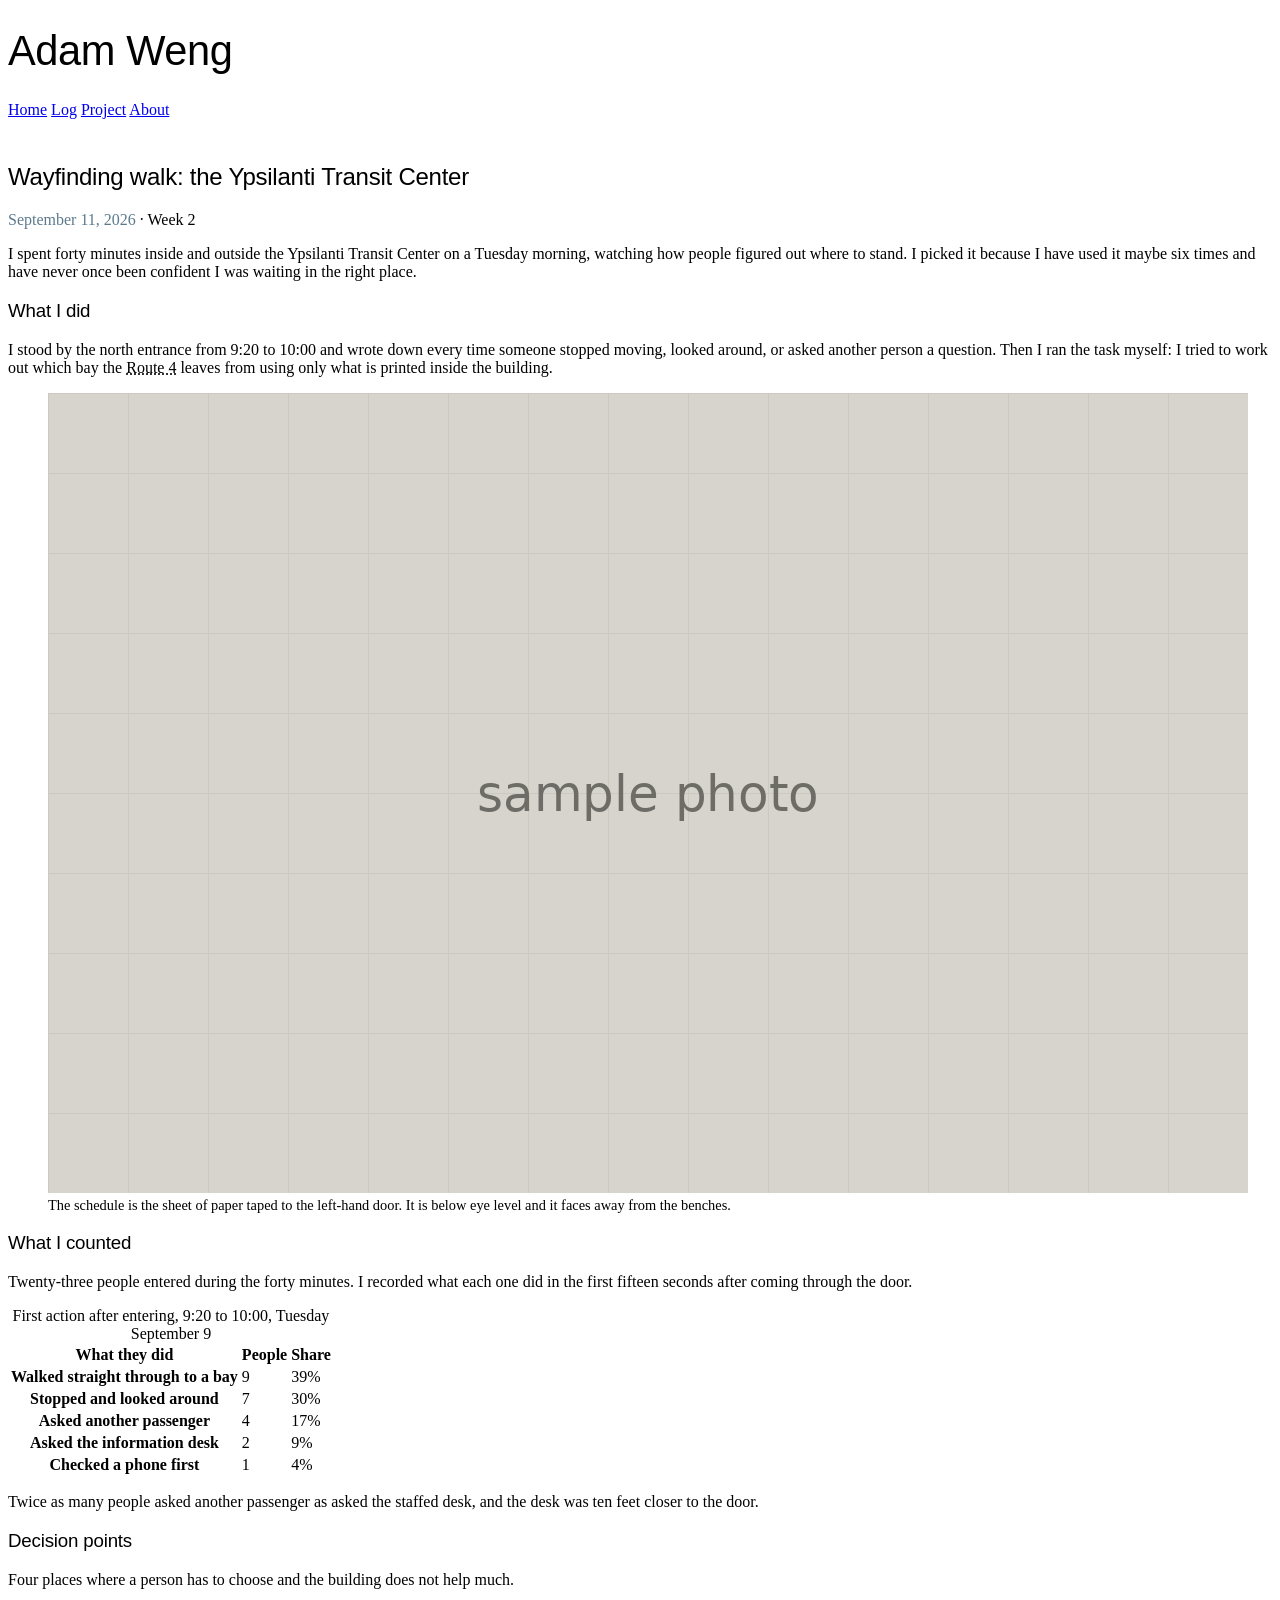
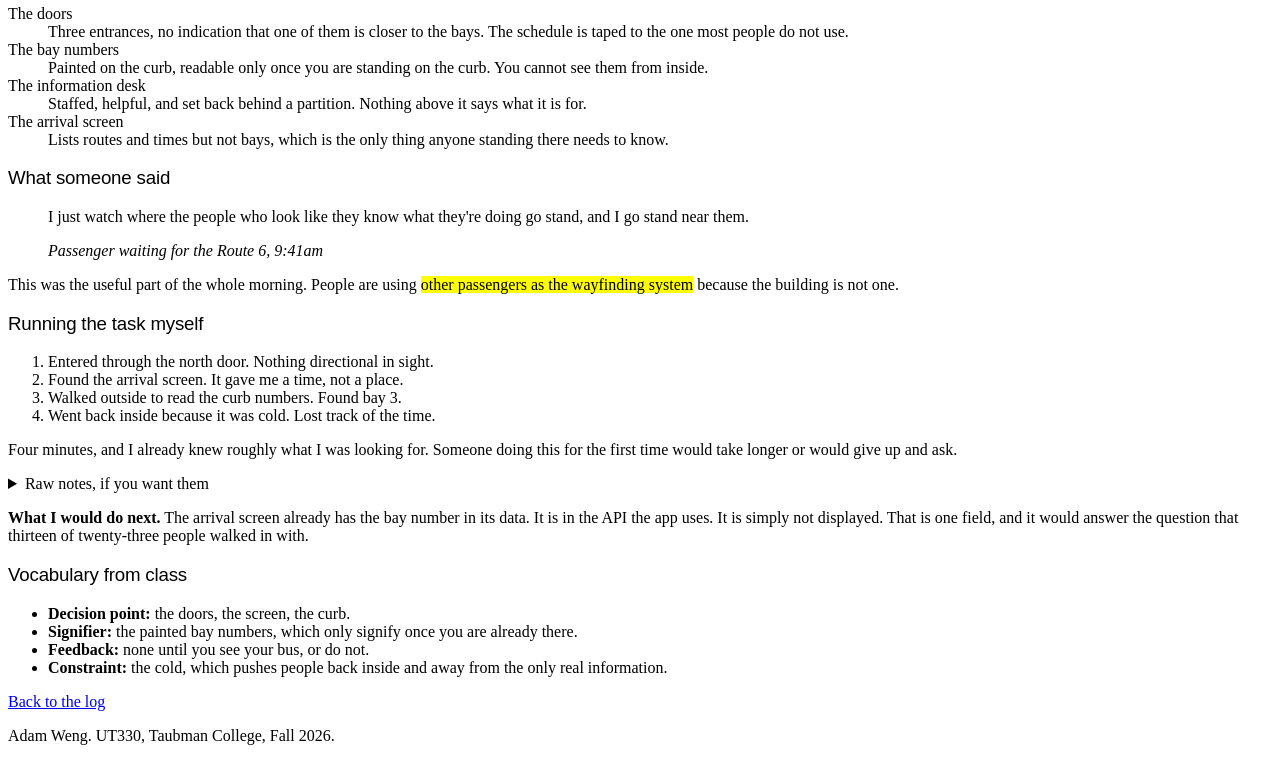
<file: entries/2026-09-11-wayfinding-walk.html>
<!DOCTYPE html>
<html lang="en">
<head>
<meta charset="utf-8">
<meta name="viewport" content="width=device-width, initial-scale=1">
<title>Wayfinding walk: the Ypsilanti Transit Center — Adam Weng</title>
<meta name="description" content="Field notes from forty minutes of observation at the Ypsilanti Transit Center.">

<!-- Two dots at the start of a path means go up one folder.
     This file is inside /entries/, and css/ is outside it. -->
<link rel="stylesheet" href="https://cdn.simplecss.org/simple.min.css">
<link rel="stylesheet" href="../css/custom.css">
</head>

<body>

<header>
  <h1>Adam Weng</h1>
  <nav>
    <a href="../index.html">Home</a>
    <a href="index.html" aria-current="page">Log</a>
    <a href="../project.html">Project</a>
    <a href="../about.html">About</a>
  </nav>
</header>

<main>

<article>

  <h2>Wayfinding walk: the Ypsilanti Transit Center</h2>
  <p><time datetime="2026-09-11">September 11, 2026</time> · Week 2</p>

  <p>
    I spent forty minutes inside and outside the Ypsilanti Transit Center on a
    Tuesday morning, watching how people figured out where to stand. I picked it
    because I have used it maybe six times and have never once been confident I
    was waiting in the right place.
  </p>


  <h3>What I did</h3>

  <p>
    I stood by the north entrance from 9:20 to 10:00 and wrote down every time
    someone stopped moving, looked around, or asked another person a question.
    Then I ran the task myself: I tried to work out which bay the
    <abbr title="Route 4, Ypsilanti to Ann Arbor via Washtenaw Avenue">Route 4</abbr>
    leaves from using only what is printed inside the building.
  </p>

  <figure>
    <img src="../images/transit-center-interior.png"
         width="1200" height="800"
         alt="The interior waiting area of the transit center. Rows of metal benches face a
              set of glass doors. A small printed schedule is taped to the left door at
              roughly waist height.">
    <figcaption>
      The schedule is the sheet of paper taped to the left-hand door. It is below
      eye level and it faces away from the benches.
    </figcaption>
  </figure>


  <h3>What I counted</h3>

  <p>
    Twenty-three people entered during the forty minutes. I recorded what each one
    did in the first fifteen seconds after coming through the door.
  </p>

  <table>
    <caption>First action after entering, 9:20 to 10:00, Tuesday September 9</caption>
    <thead>
      <tr>
        <th scope="col">What they did</th>
        <th scope="col">People</th>
        <th scope="col">Share</th>
      </tr>
    </thead>
    <tbody>
      <tr>
        <th scope="row">Walked straight through to a bay</th>
        <td>9</td>
        <td>39%</td>
      </tr>
      <tr>
        <th scope="row">Stopped and looked around</th>
        <td>7</td>
        <td>30%</td>
      </tr>
      <tr>
        <th scope="row">Asked another passenger</th>
        <td>4</td>
        <td>17%</td>
      </tr>
      <tr>
        <th scope="row">Asked the information desk</th>
        <td>2</td>
        <td>9%</td>
      </tr>
      <tr>
        <th scope="row">Checked a phone first</th>
        <td>1</td>
        <td>4%</td>
      </tr>
    </tbody>
  </table>

  <p>
    Twice as many people asked another passenger as asked the staffed desk, and
    the desk was ten feet closer to the door.
  </p>


  <h3>Decision points</h3>

  <p>Four places where a person has to choose and the building does not help much.</p>

  <dl>
    <dt>The doors</dt>
    <dd>
      Three entrances, no indication that one of them is closer to the bays. The
      schedule is taped to the one most people do not use.
    </dd>

    <dt>The bay numbers</dt>
    <dd>
      Painted on the curb, readable only once you are standing on the curb. You
      cannot see them from inside.
    </dd>

    <dt>The information desk</dt>
    <dd>
      Staffed, helpful, and set back behind a partition. Nothing above it says
      what it is for.
    </dd>

    <dt>The arrival screen</dt>
    <dd>
      Lists routes and times but not bays, which is the only thing anyone
      standing there needs to know.
    </dd>
  </dl>


  <h3>What someone said</h3>

  <blockquote>
    <p>
      I just watch where the people who look like they know what they're doing
      go stand, and I go stand near them.
    </p>
    <cite>Passenger waiting for the Route 6, 9:41am</cite>
  </blockquote>

  <p>
    This was the useful part of the whole morning. People are using
    <mark>other passengers as the wayfinding system</mark> because the building
    is not one.
  </p>


  <h3>Running the task myself</h3>

  <ol>
    <li>Entered through the north door. Nothing directional in sight.</li>
    <li>Found the arrival screen. It gave me a time, not a place.</li>
    <li>Walked outside to read the curb numbers. Found bay 3.</li>
    <li>Went back inside because it was cold. Lost track of the time.</li>
  </ol>

  <p>
    Four minutes, and I already knew roughly what I was looking for. Someone
    doing this for the first time would take longer or would give up and ask.
  </p>

  <details>
    <summary>Raw notes, if you want them</summary>
    <pre>
9:20  woman, backpack, straight through, no pause
9:22  two men, stop inside door, one points at paper schedule
9:24  older man asks desk. desk points outside. he goes.
9:26  student, phone out, walks to bay 3 without looking up
9:31  woman with stroller stops, turns 360, asks bench
9:33  nobody for a while
9:38  three people enter together, all stop
9:41  quote above
    </pre>
  </details>


  <aside>
    <p>
      <strong>What I would do next.</strong> The arrival screen already has the
      bay number in its data. It is in the API the app uses. It is simply not
      displayed. That is one field, and it would answer the question that
      thirteen of twenty-three people walked in with.
    </p>
  </aside>


  <h3>Vocabulary from class</h3>

  <ul>
    <li><strong>Decision point:</strong> the doors, the screen, the curb.</li>
    <li><strong>Signifier:</strong> the painted bay numbers, which only signify once you are already there.</li>
    <li><strong>Feedback:</strong> none until you see your bus, or do not.</li>
    <li><strong>Constraint:</strong> the cold, which pushes people back inside and away from the only real information.</li>
  </ul>

  <p><a href="index.html">Back to the log</a></p>

</article>

</main>

<footer>
  <p>Adam Weng. UT330, Taubman College, Fall 2026.</p>
</footer>

</body>
</html>
</file>
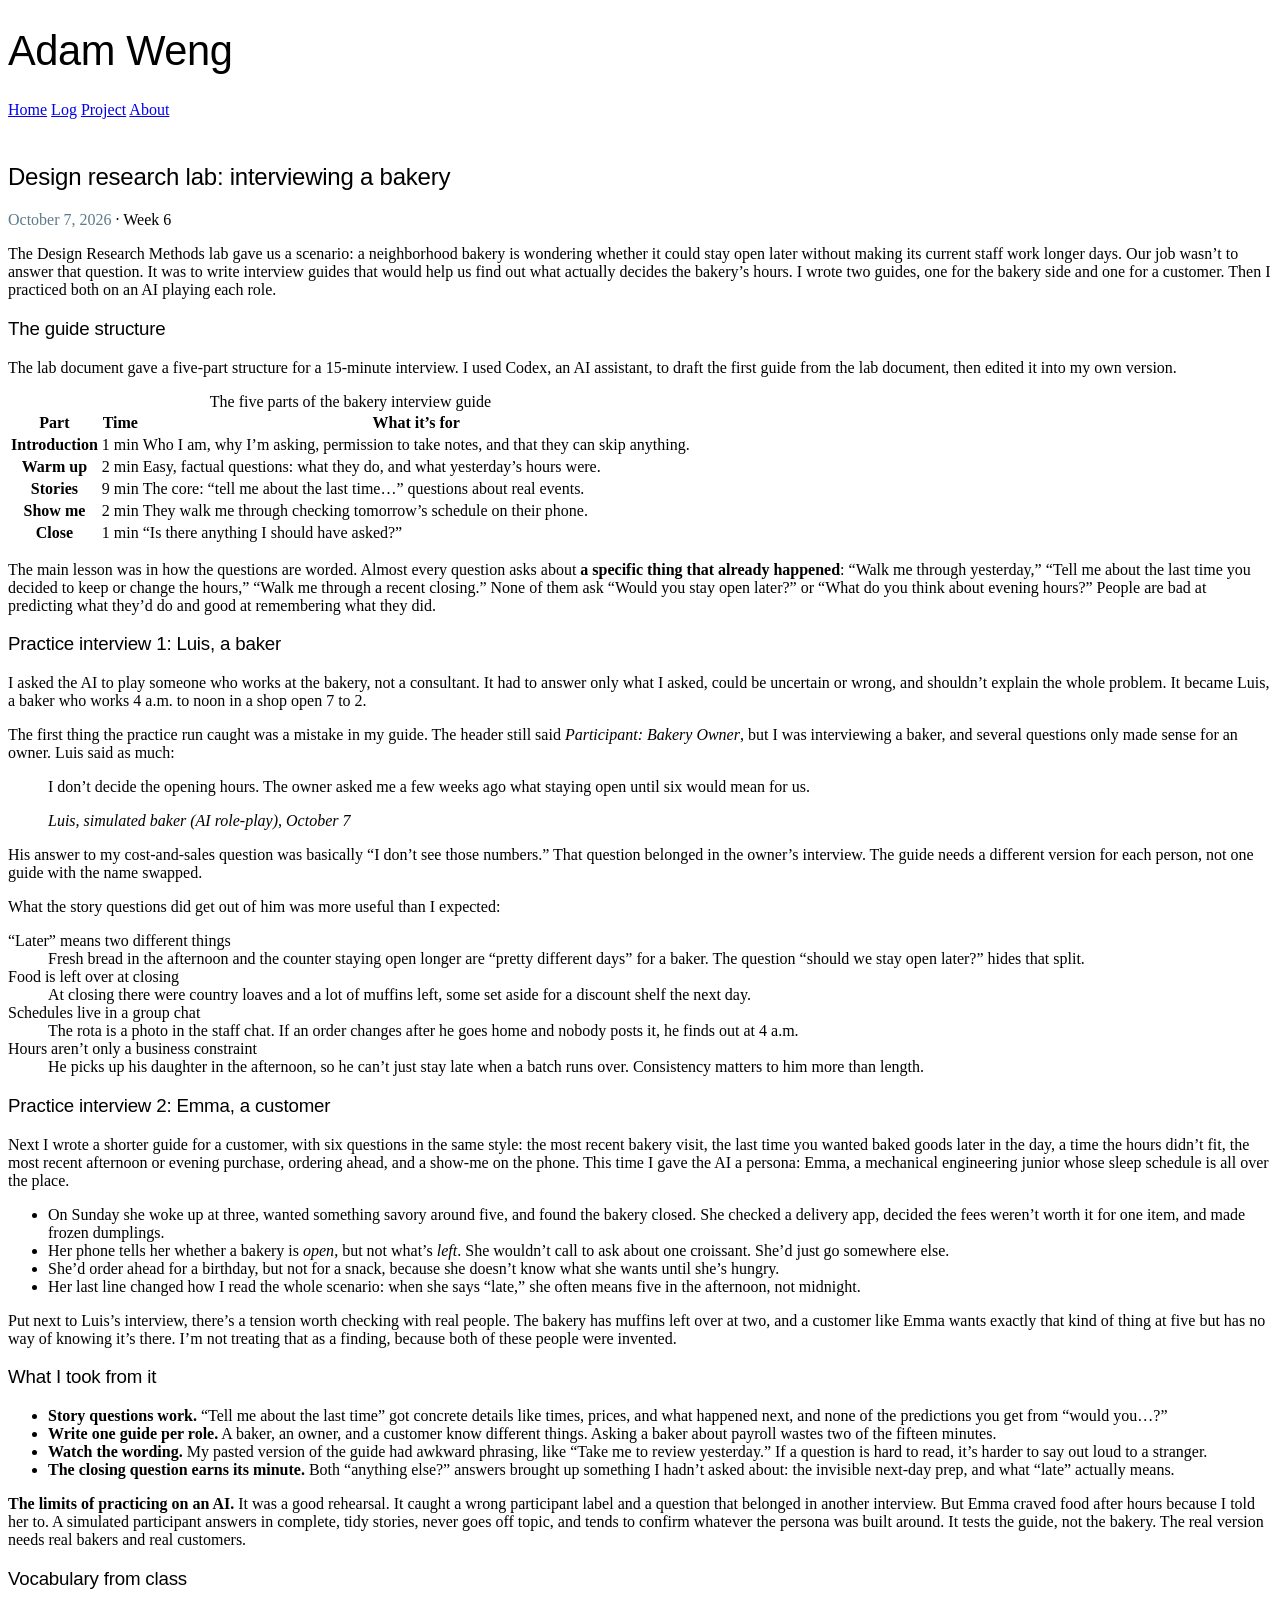
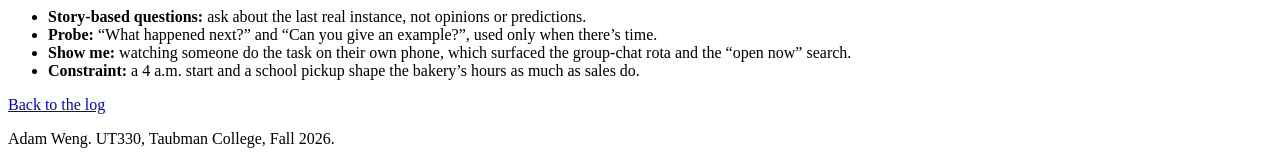
<file: entries/2026-10-07-bakery-interview-lab.html>
<!DOCTYPE html>
<html lang="en">
<head>
<meta charset="utf-8">
<meta name="viewport" content="width=device-width, initial-scale=1">
<title>Design research lab: interviewing a bakery — Adam Weng</title>
<meta name="description" content="Writing interview guides for a bakery that might stay open later, then practicing them on an AI role-playing a baker and a college student.">

<link rel="stylesheet" href="https://cdn.simplecss.org/simple.min.css">
<link rel="stylesheet" href="../css/custom.css">
</head>

<body>

<header>
  <h1>Adam Weng</h1>
  <nav>
    <a href="../index.html">Home</a>
    <a href="index.html" aria-current="page">Log</a>
    <a href="../project.html">Project</a>
    <a href="../about.html">About</a>
  </nav>
</header>

<main>

<article>

  <h2>Design research lab: interviewing a bakery</h2>
  <p><time datetime="2026-10-07">October 7, 2026</time> · Week 6</p>

  <p>
    The Design Research Methods lab gave us a scenario: a neighborhood
    bakery is wondering whether it could stay open later without making its
    current staff work longer days. Our job wasn&rsquo;t to answer that
    question. It was to write interview guides that would help us find out
    what actually decides the bakery&rsquo;s hours. I wrote two guides, one
    for the bakery side and one for a customer. Then I practiced both on an
    AI playing each role.
  </p>


  <h3>The guide structure</h3>

  <p>
    The lab document gave a five-part structure for a 15-minute interview.
    I used Codex, an AI assistant, to draft the first guide from the lab
    document, then edited it into my own version.
  </p>

  <table>
    <caption>The five parts of the bakery interview guide</caption>
    <thead>
      <tr>
        <th scope="col">Part</th>
        <th scope="col">Time</th>
        <th scope="col">What it&rsquo;s for</th>
      </tr>
    </thead>
    <tbody>
      <tr>
        <th scope="row">Introduction</th>
        <td>1 min</td>
        <td>Who I am, why I&rsquo;m asking, permission to take notes, and that they can skip anything.</td>
      </tr>
      <tr>
        <th scope="row">Warm up</th>
        <td>2 min</td>
        <td>Easy, factual questions: what they do, and what yesterday&rsquo;s hours were.</td>
      </tr>
      <tr>
        <th scope="row">Stories</th>
        <td>9 min</td>
        <td>The core: &ldquo;tell me about the last time&hellip;&rdquo; questions about real events.</td>
      </tr>
      <tr>
        <th scope="row">Show me</th>
        <td>2 min</td>
        <td>They walk me through checking tomorrow&rsquo;s schedule on their phone.</td>
      </tr>
      <tr>
        <th scope="row">Close</th>
        <td>1 min</td>
        <td>&ldquo;Is there anything I should have asked?&rdquo;</td>
      </tr>
    </tbody>
  </table>

  <p>
    The main lesson was in how the questions are worded. Almost every
    question asks about <strong>a specific thing that already
    happened</strong>: &ldquo;Walk me through yesterday,&rdquo; &ldquo;Tell
    me about the last time you decided to keep or change the hours,&rdquo;
    &ldquo;Walk me through a recent closing.&rdquo; None of them ask
    &ldquo;Would you stay open later?&rdquo; or &ldquo;What do you think
    about evening hours?&rdquo; People are bad at predicting what
    they&rsquo;d do and good at remembering what they did.
  </p>


  <h3>Practice interview 1: Luis, a baker</h3>

  <p>
    I asked the AI to play someone who works at the bakery, not a
    consultant. It had to answer only what I asked, could be uncertain or
    wrong, and shouldn&rsquo;t explain the whole problem. It became Luis,
    a baker who works 4 a.m. to noon in a shop open 7 to 2.
  </p>

  <p>
    The first thing the practice run caught was a mistake in my guide. The
    header still said <em>Participant: Bakery Owner</em>, but I was
    interviewing a baker, and several questions only made sense for an
    owner. Luis said as much:
  </p>

  <blockquote>
    <p>
      I don&rsquo;t decide the opening hours. The owner asked me a few weeks
      ago what staying open until six would mean for us.
    </p>
    <cite>Luis, simulated baker (AI role-play), October 7</cite>
  </blockquote>

  <p>
    His answer to my cost-and-sales question was basically &ldquo;I
    don&rsquo;t see those numbers.&rdquo; That question belonged in the
    owner&rsquo;s interview. The guide needs a different version for each
    person, not one guide with the name swapped.
  </p>

  <p>
    What the story questions did get out of him was more useful than I
    expected:
  </p>

  <dl>
    <dt>&ldquo;Later&rdquo; means two different things</dt>
    <dd>
      Fresh bread in the afternoon and the counter staying open longer are
      &ldquo;pretty different days&rdquo; for a baker. The question
      &ldquo;should we stay open later?&rdquo; hides that split.
    </dd>

    <dt>Food is left over at closing</dt>
    <dd>
      At closing there were country loaves and a lot of muffins left, some
      set aside for a discount shelf the next day.
    </dd>

    <dt>Schedules live in a group chat</dt>
    <dd>
      The rota is a photo in the staff chat. If an order changes after he
      goes home and nobody posts it, he finds out at 4 a.m.
    </dd>

    <dt>Hours aren&rsquo;t only a business constraint</dt>
    <dd>
      He picks up his daughter in the afternoon, so he can&rsquo;t just stay
      late when a batch runs over. Consistency matters to him more than
      length.
    </dd>
  </dl>


  <h3>Practice interview 2: Emma, a customer</h3>

  <p>
    Next I wrote a shorter guide for a customer, with six questions in the
    same style: the most recent bakery visit, the last time you wanted
    baked goods later in the day, a time the hours didn&rsquo;t fit, the
    most recent afternoon or evening purchase, ordering ahead, and a
    show-me on the phone. This time I gave the AI a persona: Emma, a
    mechanical engineering junior whose sleep schedule is all over the
    place.
  </p>

  <ul>
    <li>
      On Sunday she woke up at three, wanted something savory around five,
      and found the bakery closed. She checked a delivery app, decided the
      fees weren&rsquo;t worth it for one item, and made frozen dumplings.
    </li>
    <li>
      Her phone tells her whether a bakery is <em>open</em>, but not what&rsquo;s
      <em>left</em>. She wouldn&rsquo;t call to ask about one croissant. She&rsquo;d
      just go somewhere else.
    </li>
    <li>
      She&rsquo;d order ahead for a birthday, but not for a snack, because she
      doesn&rsquo;t know what she wants until she&rsquo;s hungry.
    </li>
    <li>
      Her last line changed how I read the whole scenario: when she says
      &ldquo;late,&rdquo; she often means five in the afternoon, not
      midnight.
    </li>
  </ul>

  <p>
    Put next to Luis&rsquo;s interview, there&rsquo;s a tension worth
    checking with real people. The bakery has muffins left over at two, and
    a customer like Emma wants exactly that kind of thing at five but has no
    way of knowing it&rsquo;s there. I&rsquo;m not treating that as a
    finding, because both of these people were invented.
  </p>


  <h3>What I took from it</h3>

  <ul>
    <li><strong>Story questions work.</strong> &ldquo;Tell me about the last time&rdquo; got concrete details like times, prices, and what happened next, and none of the predictions you get from &ldquo;would you&hellip;?&rdquo;</li>
    <li><strong>Write one guide per role.</strong> A baker, an owner, and a customer know different things. Asking a baker about payroll wastes two of the fifteen minutes.</li>
    <li><strong>Watch the wording.</strong> My pasted version of the guide had awkward phrasing, like &ldquo;Take me to review yesterday.&rdquo; If a question is hard to read, it&rsquo;s harder to say out loud to a stranger.</li>
    <li><strong>The closing question earns its minute.</strong> Both &ldquo;anything else?&rdquo; answers brought up something I hadn&rsquo;t asked about: the invisible next-day prep, and what &ldquo;late&rdquo; actually means.</li>
  </ul>

  <aside>
    <p>
      <strong>The limits of practicing on an AI.</strong> It was a good
      rehearsal. It caught a wrong participant label and a question that
      belonged in another interview. But Emma craved food after hours
      because I told her to. A simulated participant answers in complete,
      tidy stories, never goes off topic, and tends to confirm whatever the
      persona was built around. It tests the guide, not the bakery. The real
      version needs real bakers and real customers.
    </p>
  </aside>


  <h3>Vocabulary from class</h3>

  <ul>
    <li><strong>Story-based questions:</strong> ask about the last real instance, not opinions or predictions.</li>
    <li><strong>Probe:</strong> &ldquo;What happened next?&rdquo; and &ldquo;Can you give an example?&rdquo;, used only when there&rsquo;s time.</li>
    <li><strong>Show me:</strong> watching someone do the task on their own phone, which surfaced the group-chat rota and the &ldquo;open now&rdquo; search.</li>
    <li><strong>Constraint:</strong> a 4 a.m. start and a school pickup shape the bakery&rsquo;s hours as much as sales do.</li>
  </ul>

  <p><a href="index.html">Back to the log</a></p>

</article>

</main>

<footer>
  <p>Adam Weng. UT330, Taubman College, Fall 2026.</p>
</footer>

</body>
</html>
</file>
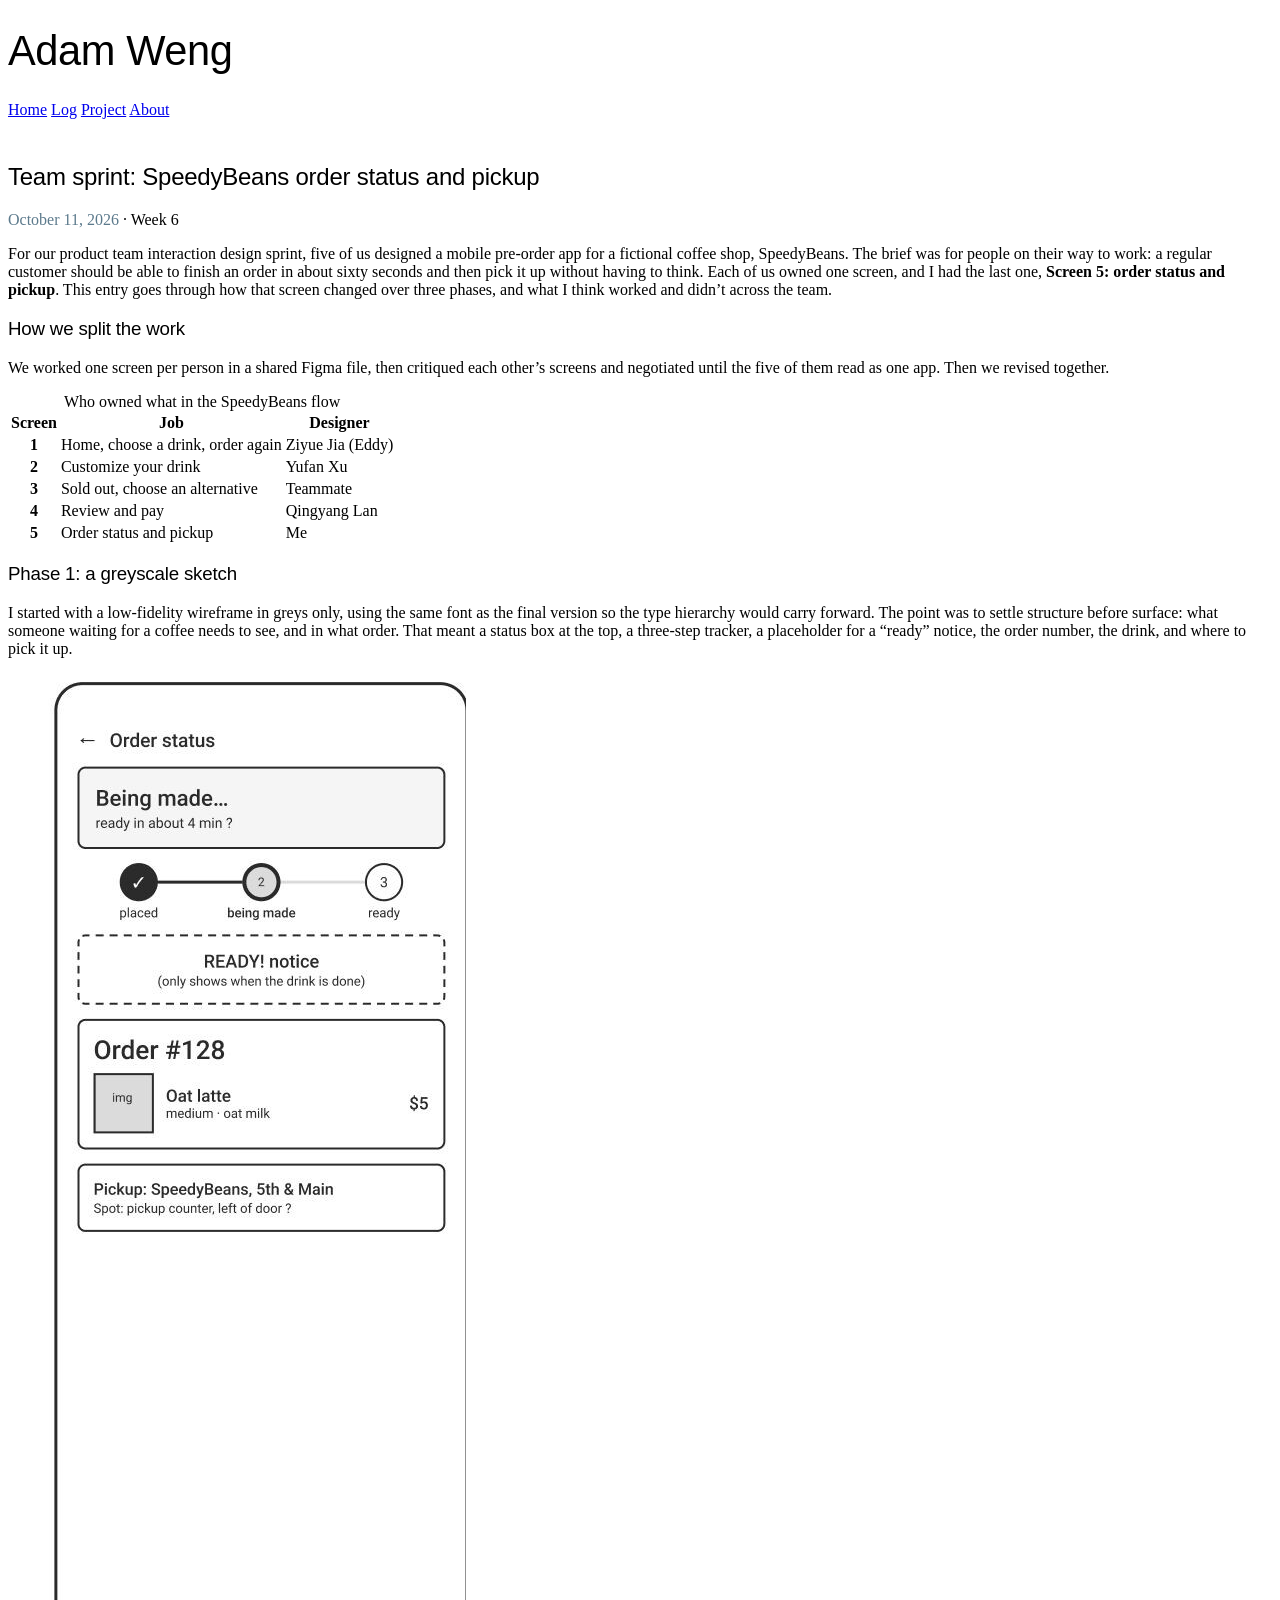
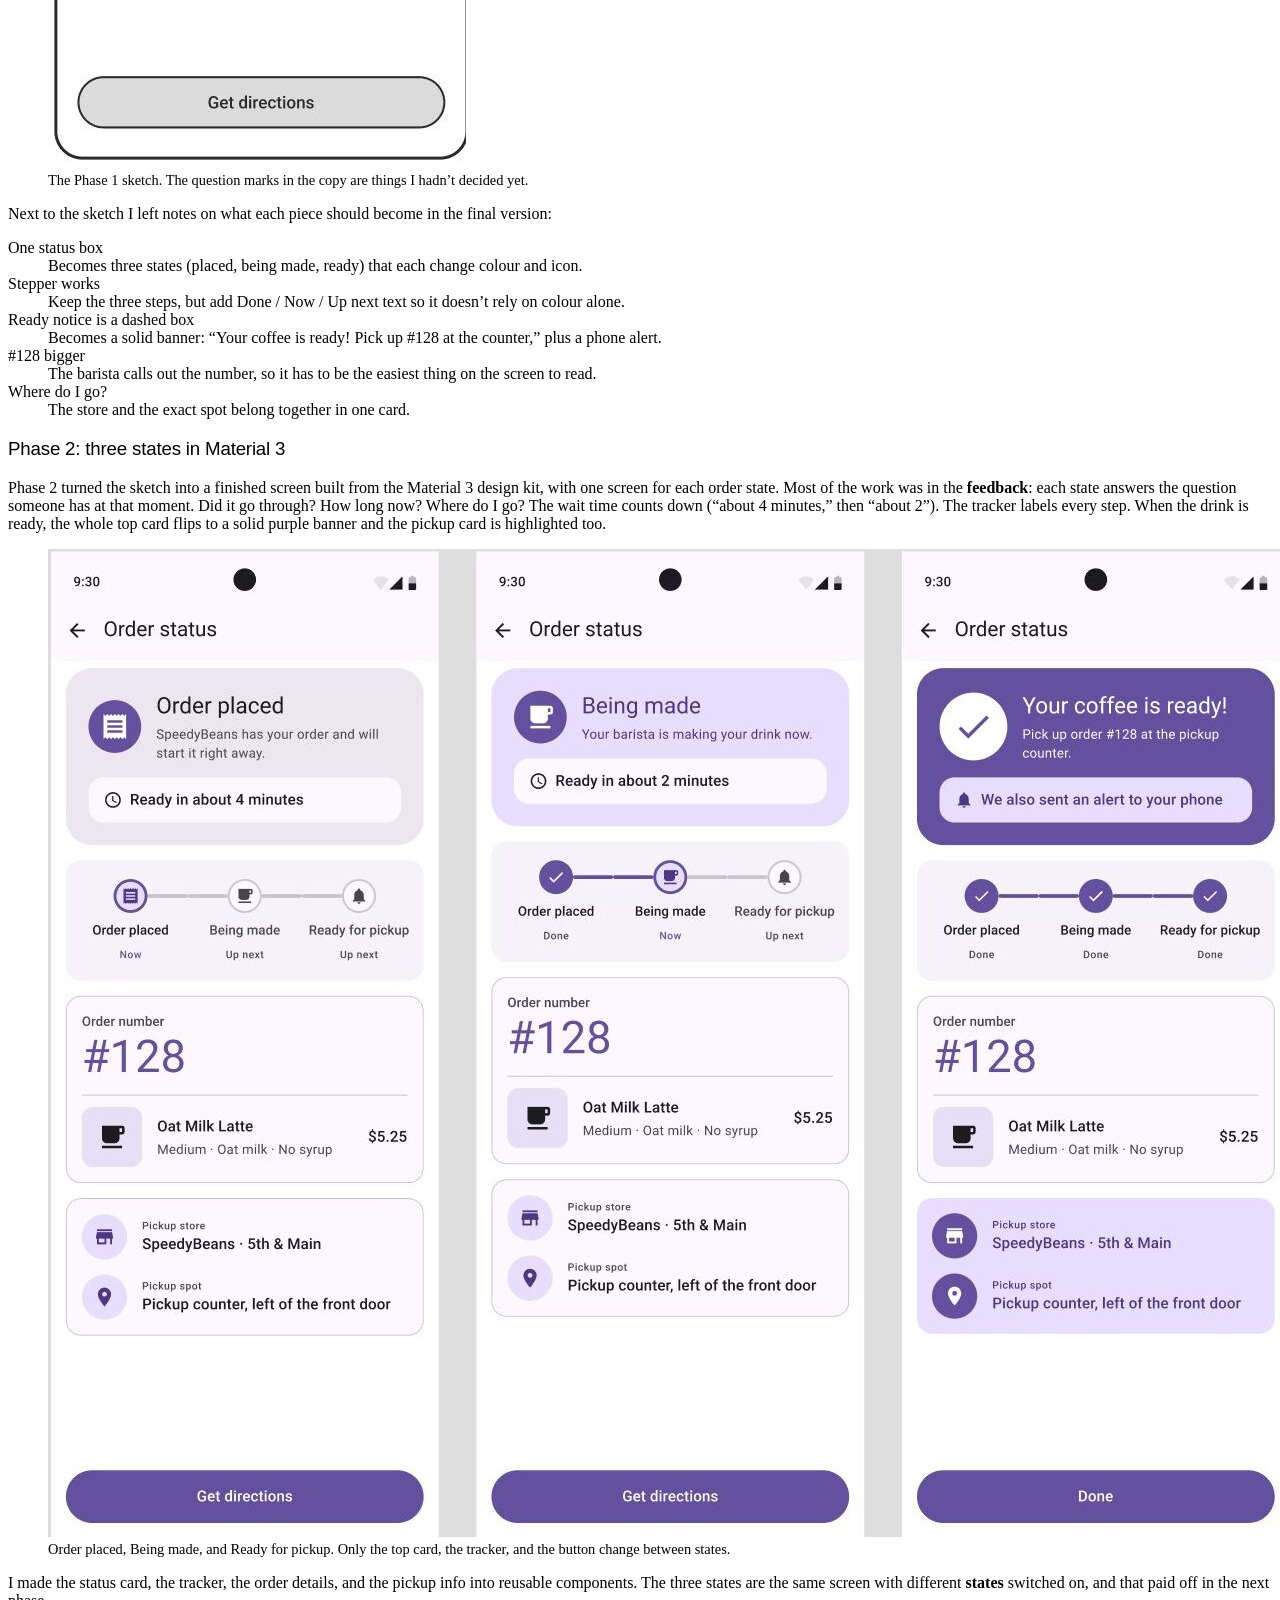
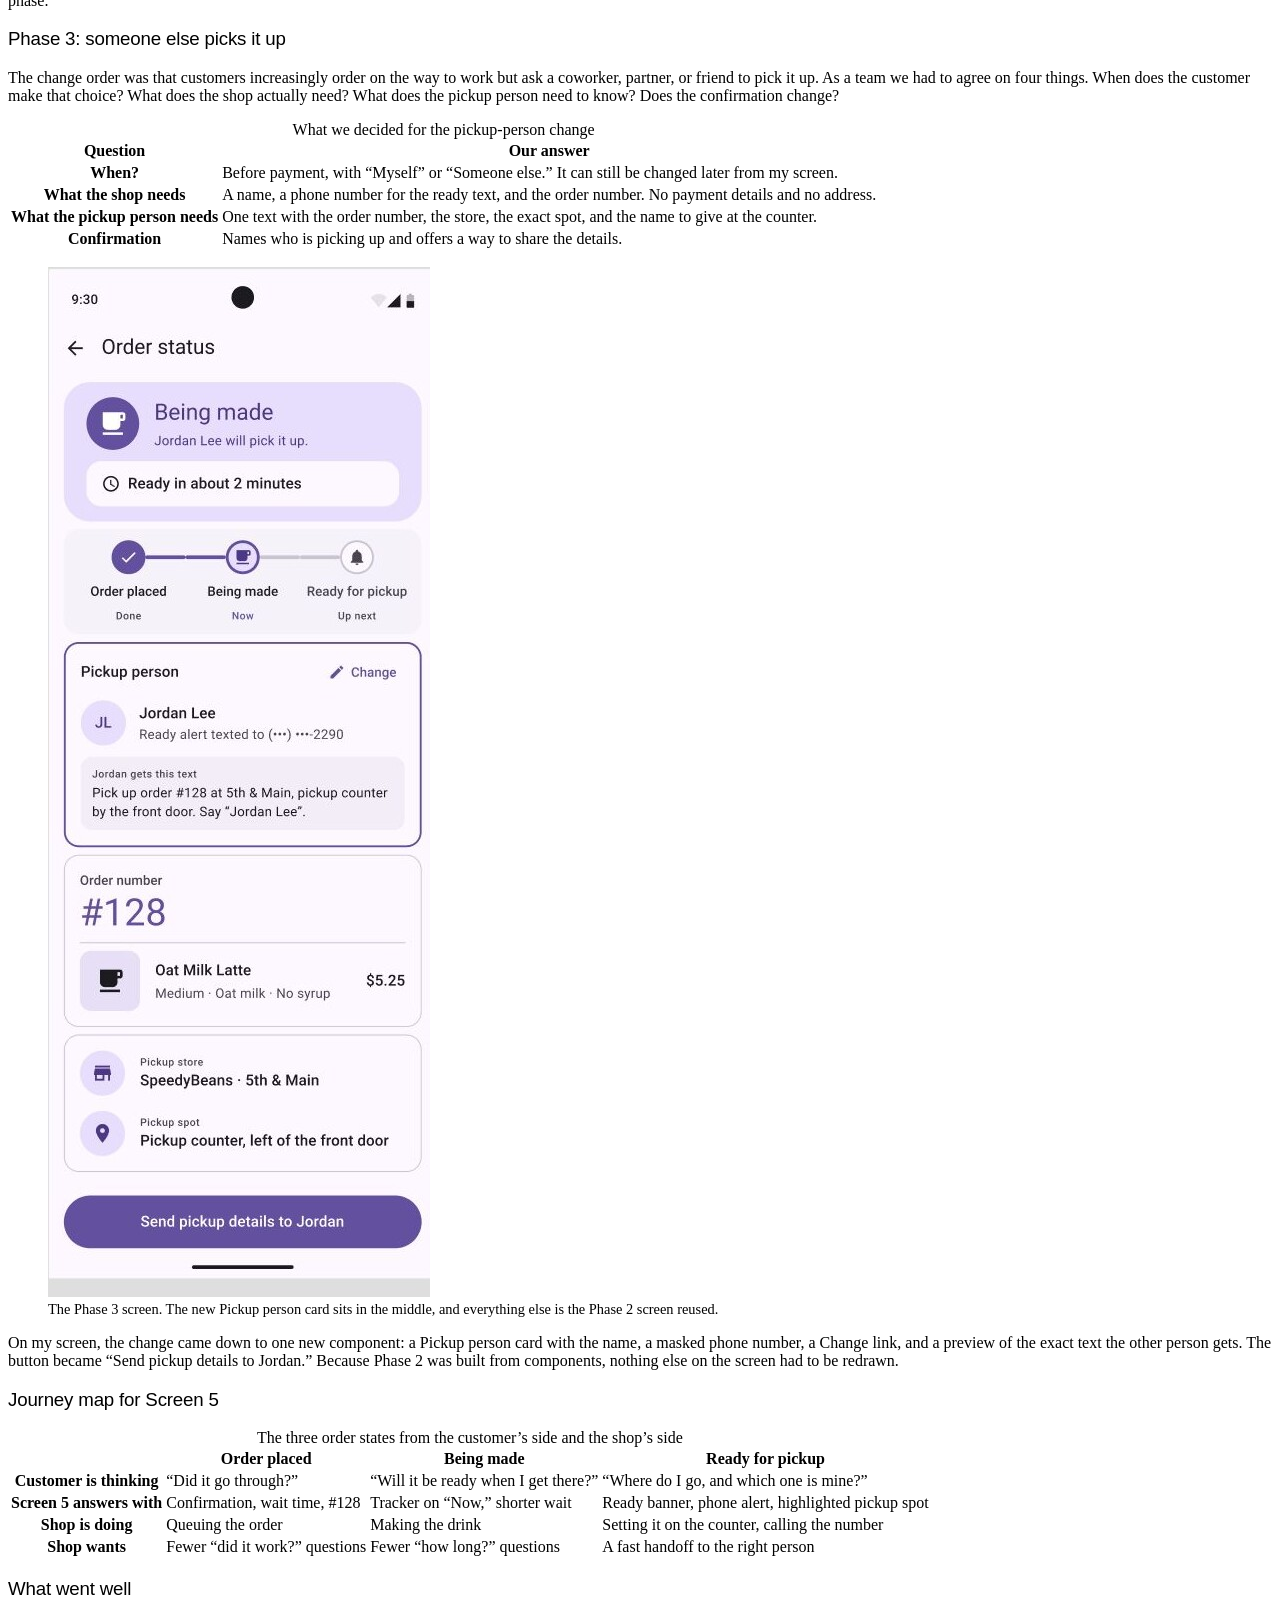
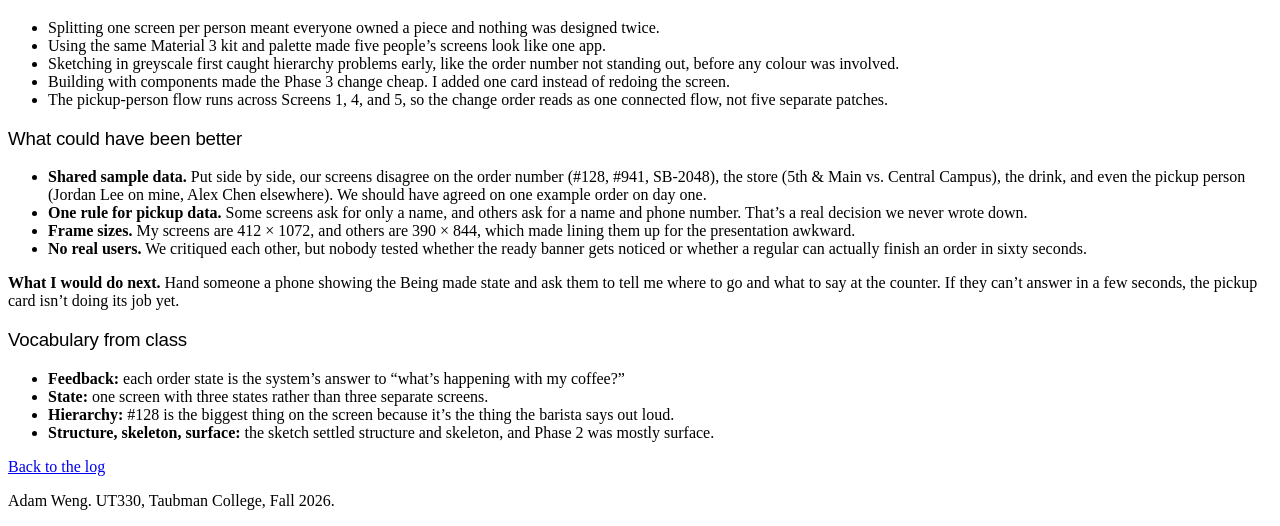
<file: entries/2026-10-11-speedybeans-sprint.html>
<!DOCTYPE html>
<html lang="en">
<head>
<meta charset="utf-8">
<meta name="viewport" content="width=device-width, initial-scale=1">
<title>Team sprint: SpeedyBeans order status and pickup — Adam Weng</title>
<meta name="description" content="Reflecting on the five-person SpeedyBeans interaction design sprint, and how my Screen 5, order status and pickup, went from a greyscale sketch to a Material 3 design to a change order.">

<link rel="stylesheet" href="https://cdn.simplecss.org/simple.min.css">
<link rel="stylesheet" href="../css/custom.css">
</head>

<body>

<header>
  <h1>Adam Weng</h1>
  <nav>
    <a href="../index.html">Home</a>
    <a href="index.html" aria-current="page">Log</a>
    <a href="../project.html">Project</a>
    <a href="../about.html">About</a>
  </nav>
</header>

<main>

<article>

  <h2>Team sprint: SpeedyBeans order status and pickup</h2>
  <p><time datetime="2026-10-11">October 11, 2026</time> · Week 6</p>

  <p>
    For our product team interaction design sprint, five of us designed a
    mobile pre-order app for a fictional coffee shop, SpeedyBeans. The brief
    was for people on their way to work: a regular customer should be able
    to finish an order in about sixty seconds and then pick it up without
    having to think. Each of us owned one screen, and I had the last one,
    <strong>Screen 5: order status and pickup</strong>. This entry goes
    through how that screen changed over three phases, and what I think
    worked and didn&rsquo;t across the team.
  </p>


  <h3>How we split the work</h3>

  <p>
    We worked one screen per person in a shared Figma file, then critiqued
    each other&rsquo;s screens and negotiated until the five of them read
    as one app. Then we revised together.
  </p>

  <table>
    <caption>Who owned what in the SpeedyBeans flow</caption>
    <thead>
      <tr>
        <th scope="col">Screen</th>
        <th scope="col">Job</th>
        <th scope="col">Designer</th>
      </tr>
    </thead>
    <tbody>
      <tr>
        <th scope="row">1</th>
        <td>Home, choose a drink, order again</td>
        <td>Ziyue Jia (Eddy)</td>
      </tr>
      <tr>
        <th scope="row">2</th>
        <td>Customize your drink</td>
        <td>Yufan Xu</td>
      </tr>
      <tr>
        <th scope="row">3</th>
        <td>Sold out, choose an alternative</td>
        <td>Teammate</td>
      </tr>
      <tr>
        <th scope="row">4</th>
        <td>Review and pay</td>
        <td>Qingyang Lan</td>
      </tr>
      <tr>
        <th scope="row">5</th>
        <td>Order status and pickup</td>
        <td>Me</td>
      </tr>
    </tbody>
  </table>


  <h3>Phase 1: a greyscale sketch</h3>

  <p>
    I started with a low-fidelity wireframe in greys only, using the same
    font as the final version so the type hierarchy would carry forward. The
    point was to settle structure before surface: what someone waiting for
    a coffee needs to see, and in what order. That meant a status box at the
    top, a three-step tracker, a placeholder for a &ldquo;ready&rdquo;
    notice, the order number, the drink, and where to pick it up.
  </p>

  <figure>
    <img src="../images/sb-screen5-phase1-sketch.jpg"
         width="418" height="1094"
         alt="Greyscale wireframe of the Order status screen. From top to bottom: a back
              arrow and the title Order status; a box reading Being made, ready in about
              4 minutes; a three-step tracker labelled placed, being made, and ready,
              with the second step highlighted; a dashed box marked READY notice, only
              shows when the drink is done; a card for Order 128 with an image
              placeholder, Oat latte, medium, oat milk, five dollars; a pickup card for
              SpeedyBeans, 5th and Main, pickup counter left of door; and a Get
              directions button at the bottom.">
    <figcaption>
      The Phase 1 sketch. The question marks in the copy are things I
      hadn&rsquo;t decided yet.
    </figcaption>
  </figure>

  <p>
    Next to the sketch I left notes on what each piece should become in the
    final version:
  </p>

  <dl>
    <dt>One status box</dt>
    <dd>Becomes three states (placed, being made, ready) that each change colour and icon.</dd>

    <dt>Stepper works</dt>
    <dd>Keep the three steps, but add Done / Now / Up next text so it doesn&rsquo;t rely on colour alone.</dd>

    <dt>Ready notice is a dashed box</dt>
    <dd>Becomes a solid banner: &ldquo;Your coffee is ready! Pick up #128 at the counter,&rdquo; plus a phone alert.</dd>

    <dt>#128 bigger</dt>
    <dd>The barista calls out the number, so it has to be the easiest thing on the screen to read.</dd>

    <dt>Where do I go?</dt>
    <dd>The store and the exact spot belong together in one card.</dd>
  </dl>


  <h3>Phase 2: three states in Material 3</h3>

  <p>
    Phase 2 turned the sketch into a finished screen built from the Material
    3 design kit, with one screen for each order state. Most of the work was
    in the <strong>feedback</strong>: each state answers the question
    someone has at that moment. Did it go through? How long now? Where do I
    go? The wait time counts down (&ldquo;about 4 minutes,&rdquo; then
    &ldquo;about 2&rdquo;). The tracker labels every step. When the drink is
    ready, the whole top card flips to a solid purple banner and the pickup
    card is highlighted too.
  </p>

  <figure>
    <img src="../images/sb-screen5-phase2-states.jpg"
         width="1244" height="988"
         alt="Three versions of the Order status screen side by side in a purple Material 3
              style. Left, Order placed: SpeedyBeans has your order, ready in about 4
              minutes, with the first tracker step marked Now. Middle, Being made: your
              barista is making your drink now, ready in about 2 minutes, with the first
              step Done and the second Now. Right, Your coffee is ready: a solid purple
              banner says pick up order 128 at the pickup counter and that an alert was
              sent to your phone, all three steps are Done, the pickup card is
              highlighted, and the button reads Done. All three show order number 128,
              an Oat Milk Latte for five twenty-five, and the pickup spot, left of the
              front door at 5th and Main.">
    <figcaption>
      Order placed, Being made, and Ready for pickup. Only the top card, the
      tracker, and the button change between states.
    </figcaption>
  </figure>

  <p>
    I made the status card, the tracker, the order details, and the pickup
    info into reusable components. The three states are the same screen
    with different <strong>states</strong> switched on, and that paid off
    in the next phase.
  </p>


  <h3>Phase 3: someone else picks it up</h3>

  <p>
    The change order was that customers increasingly order on the way to
    work but ask a coworker, partner, or friend to pick it up. As a team we
    had to agree on four things. When does the customer make that choice?
    What does the shop actually need? What does the pickup person need to
    know? Does the confirmation change?
  </p>

  <table>
    <caption>What we decided for the pickup-person change</caption>
    <thead>
      <tr>
        <th scope="col">Question</th>
        <th scope="col">Our answer</th>
      </tr>
    </thead>
    <tbody>
      <tr>
        <th scope="row">When?</th>
        <td>Before payment, with &ldquo;Myself&rdquo; or &ldquo;Someone else.&rdquo; It can still be changed later from my screen.</td>
      </tr>
      <tr>
        <th scope="row">What the shop needs</th>
        <td>A name, a phone number for the ready text, and the order number. No payment details and no address.</td>
      </tr>
      <tr>
        <th scope="row">What the pickup person needs</th>
        <td>One text with the order number, the store, the exact spot, and the name to give at the counter.</td>
      </tr>
      <tr>
        <th scope="row">Confirmation</th>
        <td>Names who is picking up and offers a way to share the details.</td>
      </tr>
    </tbody>
  </table>

  <figure>
    <img src="../images/sb-screen5-phase3-pickup-person.jpg"
         width="382" height="1030"
         alt="The Order status screen in the Being made state, now reading Jordan Lee will
              pick it up. Below the tracker is a new Pickup person card with an outline:
              initials JL, the name Jordan Lee, ready alert texted to a masked phone number
              ending 2290, a Change link, and a preview of the text Jordan receives: Pick up
              order 128 at 5th and Main, pickup counter by the front door, say Jordan Lee.
              The order and pickup cards are unchanged, and the button reads Send pickup
              details to Jordan.">
    <figcaption>
      The Phase 3 screen. The new Pickup person card sits in the middle, and
      everything else is the Phase 2 screen reused.
    </figcaption>
  </figure>

  <p>
    On my screen, the change came down to one new component: a Pickup person
    card with the name, a masked phone number, a Change link, and a preview
    of the exact text the other person gets. The button became &ldquo;Send
    pickup details to Jordan.&rdquo; Because Phase 2 was built from
    components, nothing else on the screen had to be redrawn.
  </p>


  <h3>Journey map for Screen 5</h3>

  <table>
    <caption>The three order states from the customer&rsquo;s side and the shop&rsquo;s side</caption>
    <thead>
      <tr>
        <th scope="col"></th>
        <th scope="col">Order placed</th>
        <th scope="col">Being made</th>
        <th scope="col">Ready for pickup</th>
      </tr>
    </thead>
    <tbody>
      <tr>
        <th scope="row">Customer is thinking</th>
        <td>&ldquo;Did it go through?&rdquo;</td>
        <td>&ldquo;Will it be ready when I get there?&rdquo;</td>
        <td>&ldquo;Where do I go, and which one is mine?&rdquo;</td>
      </tr>
      <tr>
        <th scope="row">Screen 5 answers with</th>
        <td>Confirmation, wait time, #128</td>
        <td>Tracker on &ldquo;Now,&rdquo; shorter wait</td>
        <td>Ready banner, phone alert, highlighted pickup spot</td>
      </tr>
      <tr>
        <th scope="row">Shop is doing</th>
        <td>Queuing the order</td>
        <td>Making the drink</td>
        <td>Setting it on the counter, calling the number</td>
      </tr>
      <tr>
        <th scope="row">Shop wants</th>
        <td>Fewer &ldquo;did it work?&rdquo; questions</td>
        <td>Fewer &ldquo;how long?&rdquo; questions</td>
        <td>A fast handoff to the right person</td>
      </tr>
    </tbody>
  </table>


  <h3>What went well</h3>

  <ul>
    <li>Splitting one screen per person meant everyone owned a piece and nothing was designed twice.</li>
    <li>Using the same Material 3 kit and palette made five people&rsquo;s screens look like one app.</li>
    <li>Sketching in greyscale first caught hierarchy problems early, like the order number not standing out, before any colour was involved.</li>
    <li>Building with components made the Phase 3 change cheap. I added one card instead of redoing the screen.</li>
    <li>The pickup-person flow runs across Screens 1, 4, and 5, so the change order reads as one connected flow, not five separate patches.</li>
  </ul>


  <h3>What could have been better</h3>

  <ul>
    <li>
      <strong>Shared sample data.</strong> Put side by side, our screens
      disagree on the order number (#128, #941, SB-2048), the store (5th
      &amp; Main vs. Central Campus), the drink, and even the pickup person
      (Jordan Lee on mine, Alex Chen elsewhere). We should have agreed on
      one example order on day one.
    </li>
    <li>
      <strong>One rule for pickup data.</strong> Some screens ask for only a
      name, and others ask for a name and phone number. That&rsquo;s a real
      decision we never wrote down.
    </li>
    <li>
      <strong>Frame sizes.</strong> My screens are 412 &times; 1072, and others
      are 390 &times; 844, which made lining them up for the presentation
      awkward.
    </li>
    <li>
      <strong>No real users.</strong> We critiqued each other, but nobody
      tested whether the ready banner gets noticed or whether a regular can
      actually finish an order in sixty seconds.
    </li>
  </ul>

  <aside>
    <p>
      <strong>What I would do next.</strong> Hand someone a phone showing the
      Being made state and ask them to tell me where to go and what to say at
      the counter. If they can&rsquo;t answer in a few seconds, the pickup card
      isn&rsquo;t doing its job yet.
    </p>
  </aside>


  <h3>Vocabulary from class</h3>

  <ul>
    <li><strong>Feedback:</strong> each order state is the system&rsquo;s answer to &ldquo;what&rsquo;s happening with my coffee?&rdquo;</li>
    <li><strong>State:</strong> one screen with three states rather than three separate screens.</li>
    <li><strong>Hierarchy:</strong> #128 is the biggest thing on the screen because it&rsquo;s the thing the barista says out loud.</li>
    <li><strong>Structure, skeleton, surface:</strong> the sketch settled structure and skeleton, and Phase 2 was mostly surface.</li>
  </ul>

  <p><a href="index.html">Back to the log</a></p>

</article>

</main>

<footer>
  <p>Adam Weng. UT330, Taubman College, Fall 2026.</p>
</footer>

</body>
</html>
</file>
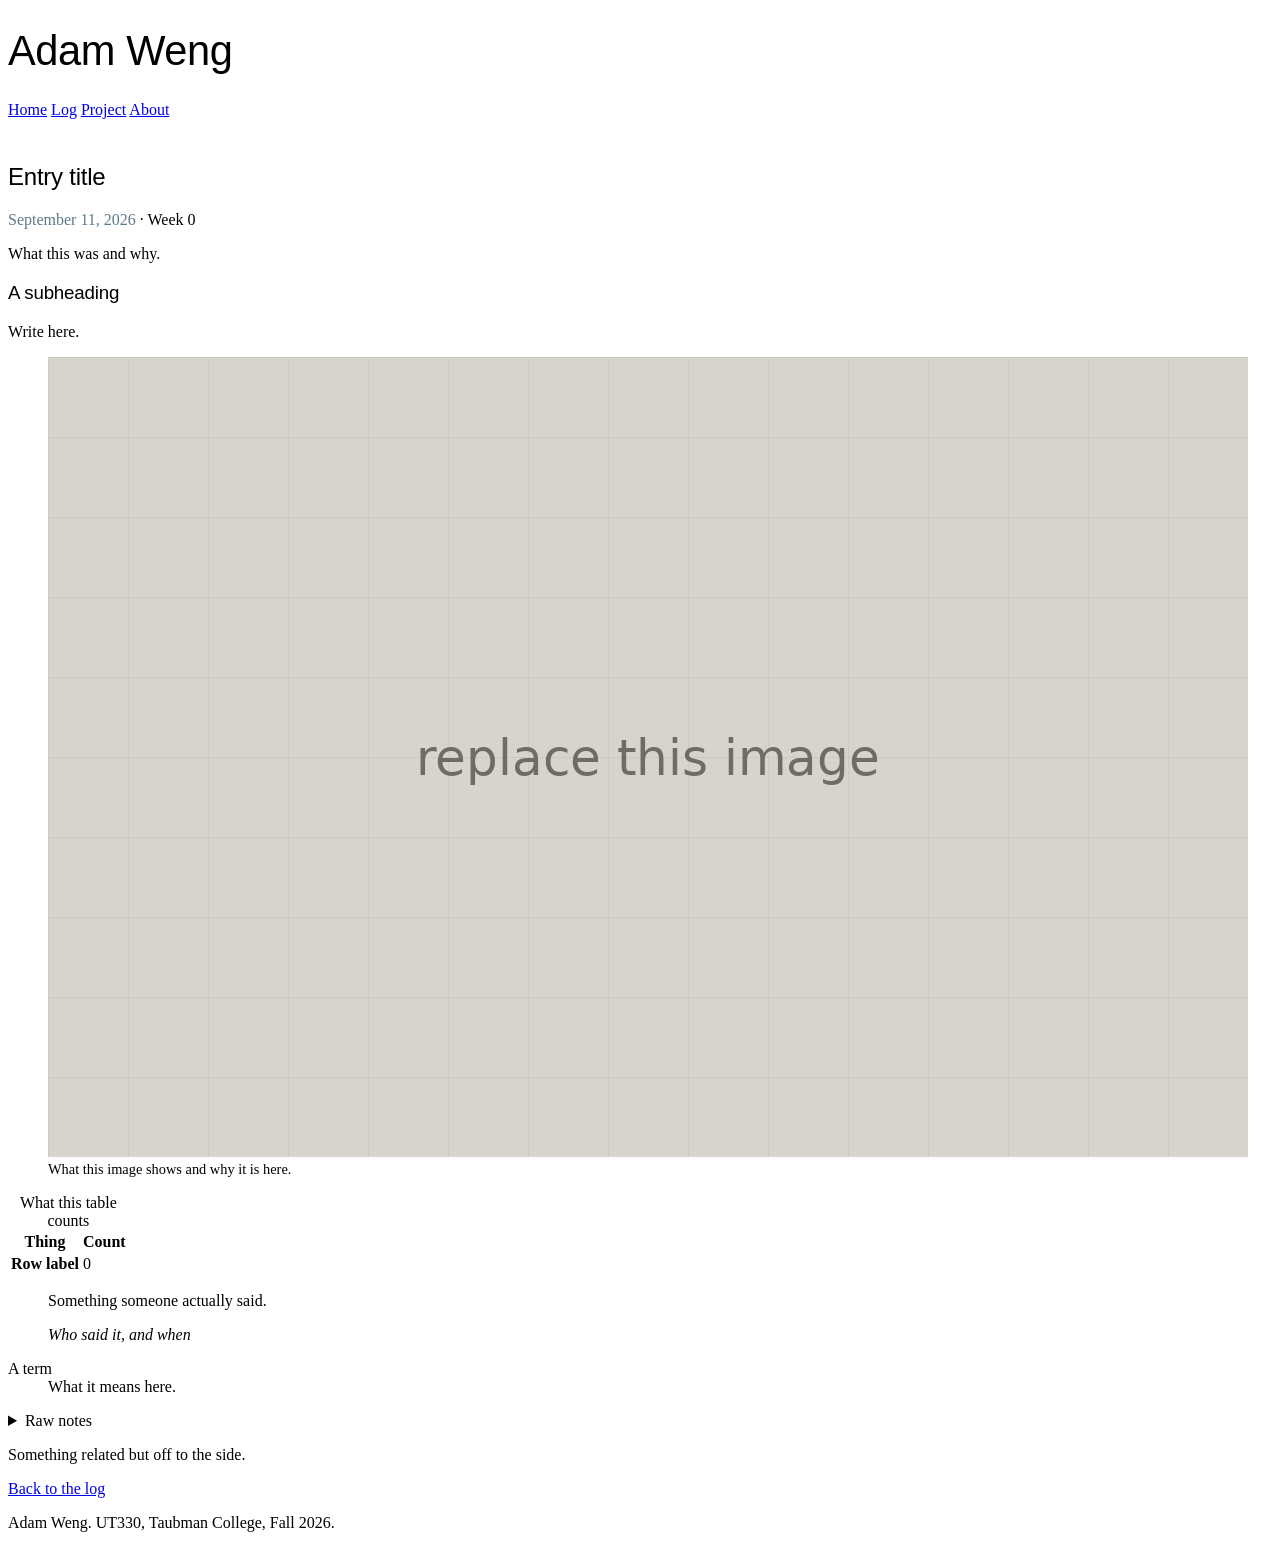
<file: entries/_TEMPLATE.html>
<!DOCTYPE html>
<html lang="en">
<head>
<meta charset="utf-8">
<meta name="viewport" content="width=device-width, initial-scale=1">

<!-- CHANGE: the title, it shows in the browser tab and in search results -->
<title>Entry title — Adam Weng</title>
<meta name="description" content="One sentence about this entry.">

<link rel="stylesheet" href="https://cdn.simplecss.org/simple.min.css">
<link rel="stylesheet" href="../css/custom.css">
</head>

<body>

<header>
  <h1>Adam Weng</h1>
  <nav>
    <a href="../index.html">Home</a>
    <a href="index.html" aria-current="page">Log</a>
    <a href="../project.html">Project</a>
    <a href="../about.html">About</a>
  </nav>
</header>

<main>

<article>

  <!-- CHANGE: title and date. The datetime attribute is machine readable,
       the text between the tags is what people see. Both need updating. -->
  <h2>Entry title</h2>
  <p><time datetime="2026-09-11">September 11, 2026</time> · Week 0</p>

  <p>What this was and why.</p>


  <h3>A subheading</h3>

  <p>Write here.</p>


  <!-- IMAGE. alt text describes the image for someone who cannot see it.
       Never leave it empty. width and height stop the page from jumping
       around while the image loads. -->
  <figure>
    <img src="../images/placeholder.png"
         width="1200" height="800"
         alt="Describe what is in this image.">
    <figcaption>What this image shows and why it is here.</figcaption>
  </figure>


  <!-- TABLE. caption says what the table is. scope tells a screen reader
       whether a header belongs to a column or a row. -->
  <table>
    <caption>What this table counts</caption>
    <thead>
      <tr>
        <th scope="col">Thing</th>
        <th scope="col">Count</th>
      </tr>
    </thead>
    <tbody>
      <tr>
        <th scope="row">Row label</th>
        <td>0</td>
      </tr>
    </tbody>
  </table>


  <!-- QUOTE -->
  <blockquote>
    <p>Something someone actually said.</p>
    <cite>Who said it, and when</cite>
  </blockquote>


  <!-- LIST OF TERMS -->
  <dl>
    <dt>A term</dt>
    <dd>What it means here.</dd>
  </dl>


  <!-- COLLAPSED BY DEFAULT. Good for raw notes nobody needs to read. -->
  <details>
    <summary>Raw notes</summary>
    <pre>
paste notes here, spacing is preserved
    </pre>
  </details>


  <!-- SIDE NOTE -->
  <aside>
    <p>Something related but off to the side.</p>
  </aside>


  <p><a href="index.html">Back to the log</a></p>

</article>

</main>

<footer>
  <p>Adam Weng. UT330, Taubman College, Fall 2026.</p>
</footer>

</body>
</html>
</file>
<file: css/custom.css>
/* ============================================================
   YOUR STYLES

   This file loads AFTER simple.css in the HTML, so anything you
   write here wins. That order is called the cascade. If you put
   this link above simple.css instead, none of it will work.

   Simple.css already styles every HTML element. You are not
   starting from nothing. You are adjusting something.
   ============================================================ */


/* ------------------------------------------------------------
   1. FONTS

   Helvetica is a system font, so there is no @import needed
   here (unlike a Google Fonts pick). If a visitor doesn't have
   Helvetica installed, the fallbacks below step in.
   ------------------------------------------------------------ */


/* ------------------------------------------------------------
   2. VARIABLES

   These names come from simple.css. Changing a value here
   changes it everywhere on every page at once.

   Sky blue theme: light blue backgrounds, a stronger blue for
   links/accents, and a warm highlight color kept for contrast.
   ------------------------------------------------------------ */

:root, ::backdrop {

  /* --- type --- */
  --sans-font: Helvetica, Arial, sans-serif;   /* body text */
  --heading-font: Helvetica, Arial, sans-serif;  /* headings match body now */
  --mono-font: ui-monospace, Menlo, Consolas, monospace;

  /* --- color: sky blue theme --- */
  --bg:          #F4FAFF;   /* page background */
  --accent-bg:   #E3F3FC;   /* boxes, table headers, quote backgrounds */
  --text:        #15232E;   /* body text */
  --text-light:  #5C7A8C;   /* captions and secondary text */
  --border:      #BEE3F5;   /* rules and outlines */
  --accent:      #0E86D4;   /* links */
  --accent-hover:#0B6BAE;
  --accent-text: var(--bg); /* text sitting on top of accent */
  --code:        #0B7285;
  --marked:      #FFE28A;   /* highlighter color for <mark> */

  --standard-border-radius: 3px;
}


/* ------------------------------------------------------------
   3. ADJUSTMENTS

   Simple.css does not have a heading font variable, so this
   applies mine. Delete it if you only want one typeface.
   ------------------------------------------------------------ */

h1, h2, h3, h4 {
  font-family: var(--heading-font);
  font-weight: 400;
  letter-spacing: -0.01em;
}

h1 { font-size: 2.6rem; line-height: 1.1; }

/* Dates and captions */
time { color: var(--text-light); }

figcaption { font-size: 0.9rem; }

/* Simple.css centers the header. This left-aligns it. */
header { text-align: left; padding-bottom: 1.5rem; }
header > nav { margin-top: 0.5rem; }


/* ------------------------------------------------------------
   4. YOUR CSS

   Write below here so you can always find your own work.
   ------------------------------------------------------------ */
</file>
